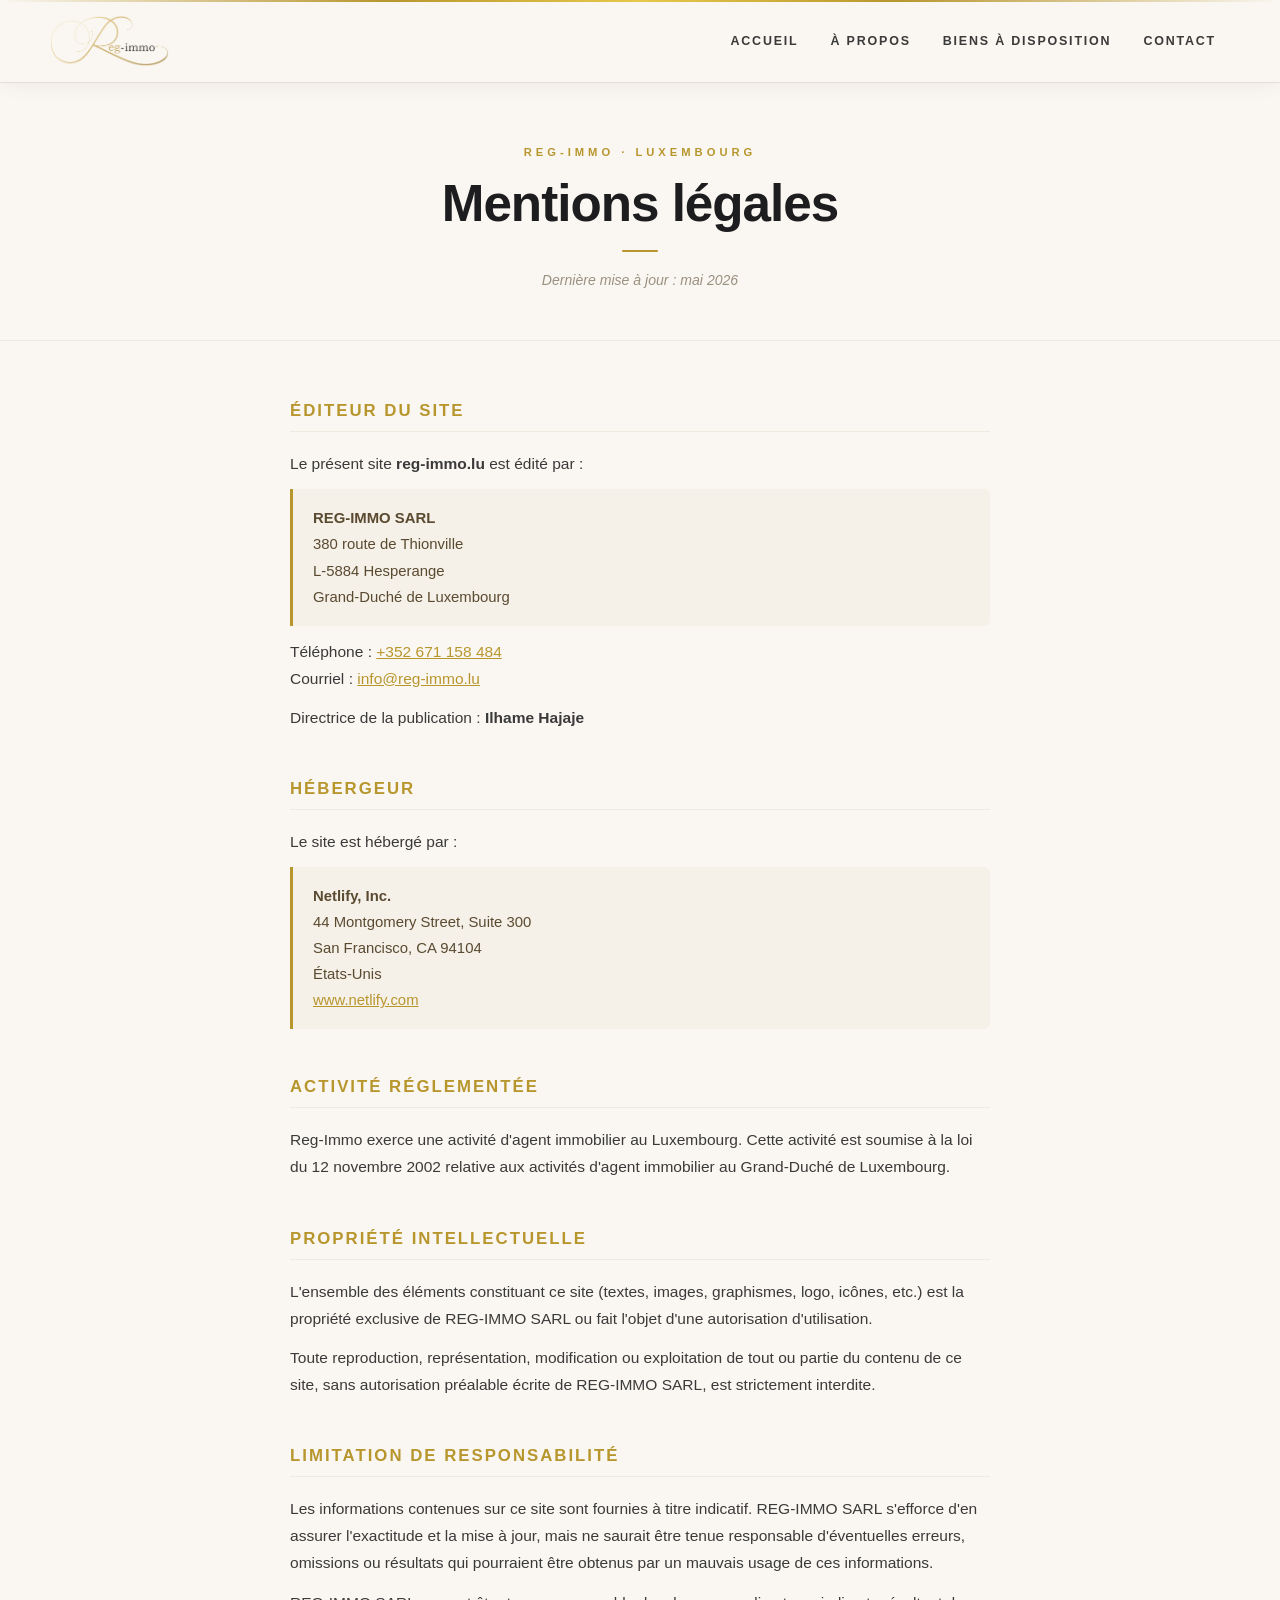
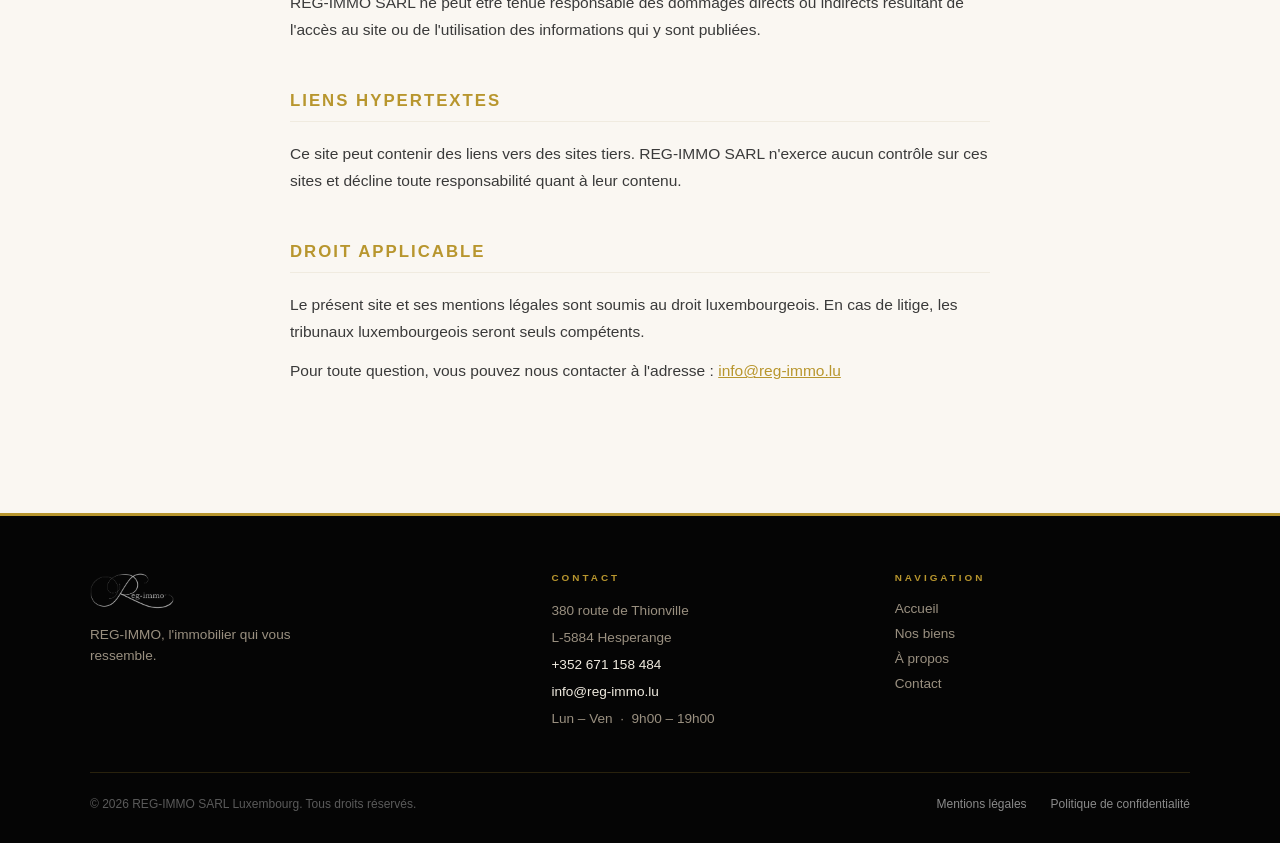
<file: src/pages/legal-mentions.html>
<!DOCTYPE html>
<html lang="fr">
    <head>
        <meta charset="UTF-8">
        <meta name="viewport" content="width=device-width, initial-scale=1.0">
        <title>Mentions légales | Reg-Immo Luxembourg</title>
        <meta name="description" content="Mentions légales de Reg-Immo, agence immobilière au Luxembourg.">
        <meta name="robots" content="noindex, follow">
        <link rel="icon" href="/assets/images/favicon.png" type="image/png">
        <link rel="canonical" href="https://reg-immo.lu/mentions-legales">
        <style>body{visibility:hidden}</style>
        <link rel="stylesheet" href="/src/pages/legal.css">
    </head>
    <body>
        <header>
            <a class="real" href="/"><img src="/assets/images/reg-immo-noir.png" alt="Logo Reg-Immo"></a>
            <nav class="nav" aria-label="Navigation principale">
                <a href="/">Accueil</a>
                <a href="/about">À propos</a>
                <a href="/sales">Biens à disposition</a>
                <a href="/contact">Contact</a>
            </nav>
            <button class="hamburger" id="hamburger" aria-label="Menu" aria-expanded="false">
                <span></span><span></span><span></span>
            </button>
        </header>

        <main>
            <div class="legal-hero">
                <span class="legal-eyebrow">Reg-Immo · Luxembourg</span>
                <h1 class="legal-title">Mentions légales</h1>
                <div class="legal-line"></div>
                <p class="legal-date">Dernière mise à jour : mai 2026</p>
            </div>

            <div class="legal-wrap">

                <section class="legal-section">
                    <h2>Éditeur du site</h2>
                    <p>Le présent site <strong>reg-immo.lu</strong> est édité par :</p>
                    <div class="legal-block">
                        <p><strong>REG-IMMO SARL</strong><br>
                        380 route de Thionville<br>
                        L-5884 Hesperange<br>
                        Grand-Duché de Luxembourg</p>
                    </div>
                    <p>
                        Téléphone : <a href="tel:+352671158484">+352 671 158 484</a><br>
                        Courriel : <a href="mailto:info@reg-immo.lu">info@reg-immo.lu</a>
                    </p>
                    <p>Directrice de la publication : <strong>Ilhame Hajaje</strong></p>
                </section>

                <section class="legal-section">
                    <h2>Hébergeur</h2>
                    <p>Le site est hébergé par :</p>
                    <div class="legal-block">
                        <p><strong>Netlify, Inc.</strong><br>
                        44 Montgomery Street, Suite 300<br>
                        San Francisco, CA 94104<br>
                        États-Unis<br>
                        <a href="https://www.netlify.com" target="_blank" rel="noopener">www.netlify.com</a></p>
                    </div>
                </section>

                <section class="legal-section">
                    <h2>Activité réglementée</h2>
                    <p>Reg-Immo exerce une activité d'agent immobilier au Luxembourg. Cette activité est soumise à la loi du 12 novembre 2002 relative aux activités d'agent immobilier au Grand-Duché de Luxembourg.</p>
                </section>

                <section class="legal-section">
                    <h2>Propriété intellectuelle</h2>
                    <p>L'ensemble des éléments constituant ce site (textes, images, graphismes, logo, icônes, etc.) est la propriété exclusive de REG-IMMO SARL ou fait l'objet d'une autorisation d'utilisation.</p>
                    <p>Toute reproduction, représentation, modification ou exploitation de tout ou partie du contenu de ce site, sans autorisation préalable écrite de REG-IMMO SARL, est strictement interdite.</p>
                </section>

                <section class="legal-section">
                    <h2>Limitation de responsabilité</h2>
                    <p>Les informations contenues sur ce site sont fournies à titre indicatif. REG-IMMO SARL s'efforce d'en assurer l'exactitude et la mise à jour, mais ne saurait être tenue responsable d'éventuelles erreurs, omissions ou résultats qui pourraient être obtenus par un mauvais usage de ces informations.</p>
                    <p>REG-IMMO SARL ne peut être tenue responsable des dommages directs ou indirects résultant de l'accès au site ou de l'utilisation des informations qui y sont publiées.</p>
                </section>

                <section class="legal-section">
                    <h2>Liens hypertextes</h2>
                    <p>Ce site peut contenir des liens vers des sites tiers. REG-IMMO SARL n'exerce aucun contrôle sur ces sites et décline toute responsabilité quant à leur contenu.</p>
                </section>

                <section class="legal-section">
                    <h2>Droit applicable</h2>
                    <p>Le présent site et ses mentions légales sont soumis au droit luxembourgeois. En cas de litige, les tribunaux luxembourgeois seront seuls compétents.</p>
                    <p>Pour toute question, vous pouvez nous contacter à l'adresse : <a href="mailto:info@reg-immo.lu">info@reg-immo.lu</a></p>
                </section>

            </div>
        </main>

        <footer>
            <div class="footer-inner">
                <div class="footer-cols">
                    <div class="footer-col">
                        <img src="/assets/images/reg-immo-noir.png" alt="Logo Reg-Immo" class="footer-logo">
                        <p class="footer-brand-text">REG-IMMO, l'immobilier qui vous ressemble.</p>
                    </div>
                    <div class="footer-col">
                        <p class="footer-col-title">Contact</p>
                        <address>
                            <span>380 route de Thionville</span>
                            <span>L-5884 Hesperange</span>
                            <a href="tel:+352671158484">+352 671 158 484</a>
                            <a href="mailto:info@reg-immo.lu">info@reg-immo.lu</a>
                            <span>Lun – Ven &nbsp;·&nbsp; 9h00 – 19h00</span>
                        </address>
                    </div>
                    <div class="footer-col">
                        <p class="footer-col-title">Navigation</p>
                        <nav class="footer-nav" aria-label="Navigation secondaire">
                            <a href="/">Accueil</a>
                            <a href="/sales">Nos biens</a>
                            <a href="/about">À propos</a>
                            <a href="/contact">Contact</a>
                        </nav>
                    </div>
                </div>
                <div class="footer-bar">
                    <span class="footer-copy">&copy; 2026 REG-IMMO SARL Luxembourg. Tous droits réservés.</span>
                    <nav class="footer-legal" aria-label="Mentions légales">
                        <a href="/legal-mentions">Mentions légales</a>
                        <a href="/privacy-policy">Politique de confidentialité</a>
                    </nav>
                </div>
            </div>
        </footer>

        <script>
            const hamburger = document.getElementById('hamburger');
            const nav = document.querySelector('.nav');
            hamburger?.addEventListener('click', () => {
                const open = hamburger.classList.toggle('active');
                nav.classList.toggle('active', open);
                hamburger.setAttribute('aria-expanded', open);
            });
        </script>
    </body>
</html>
</file>
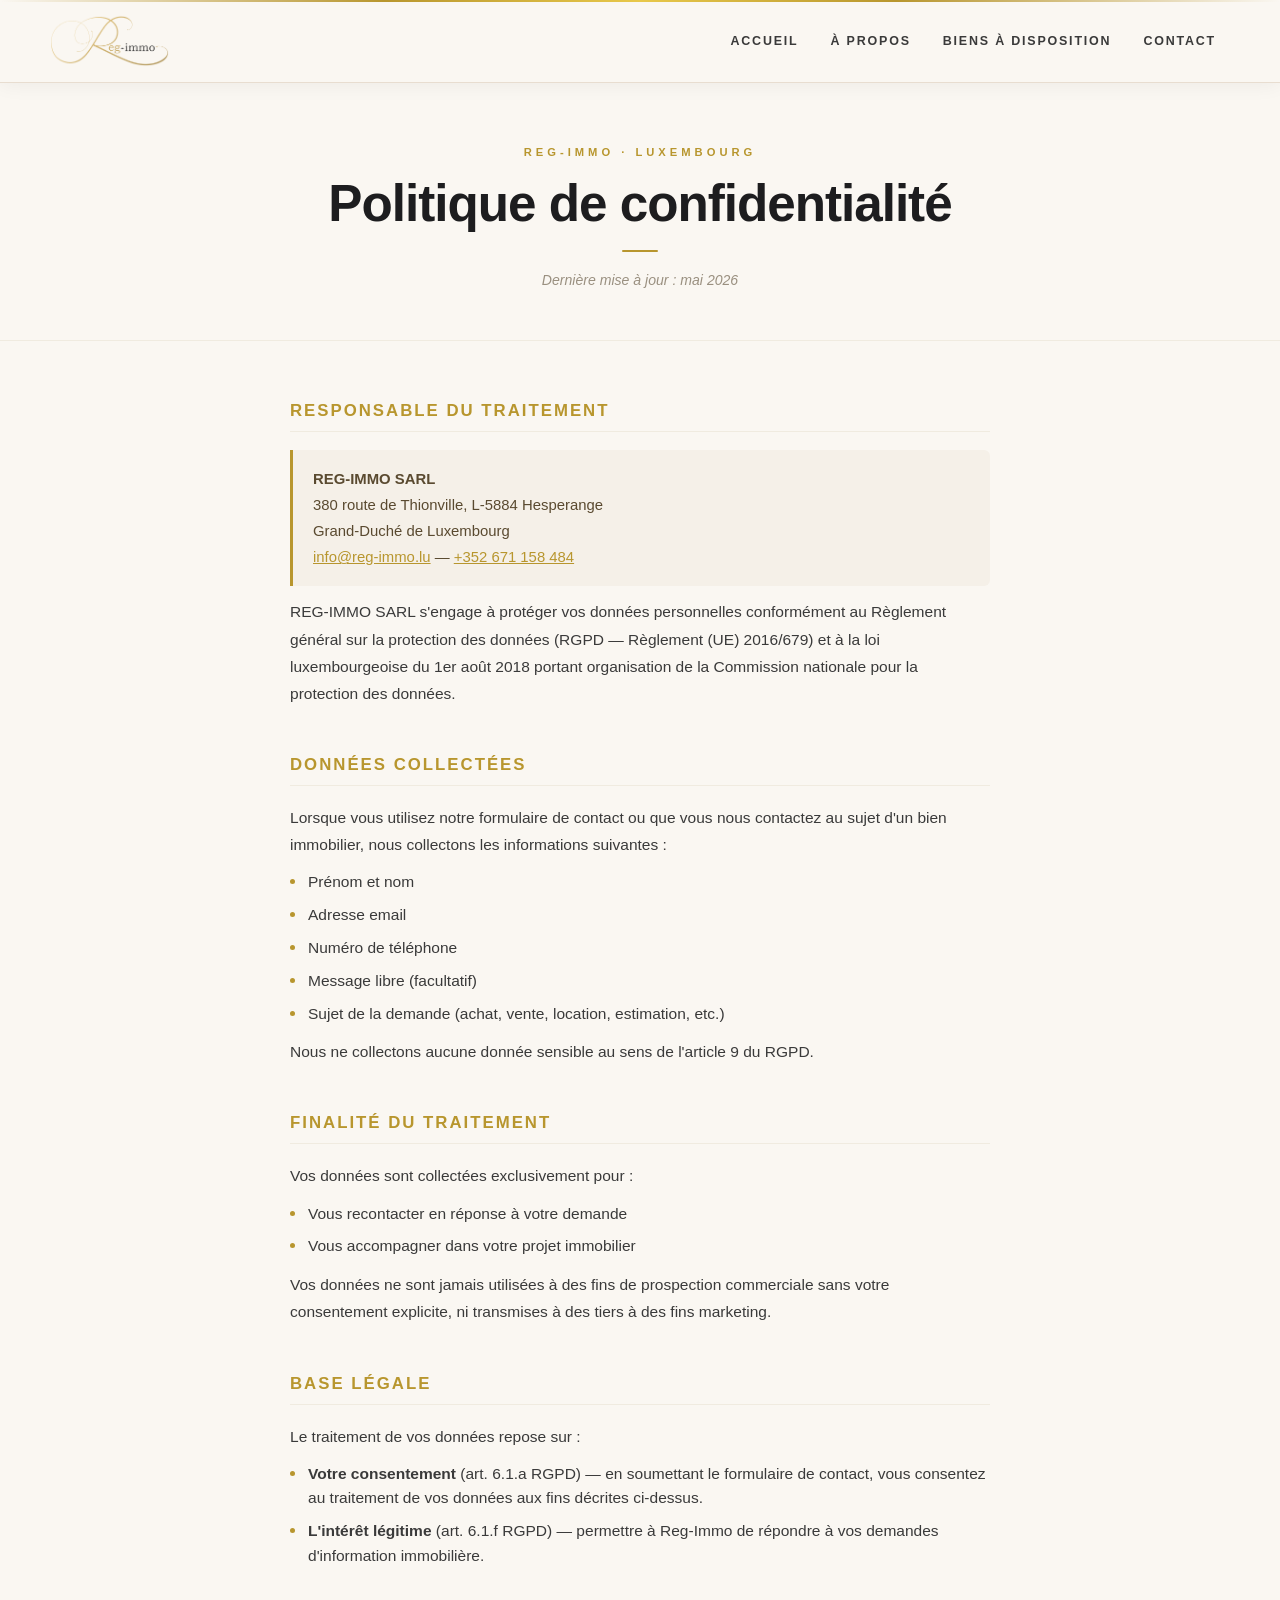
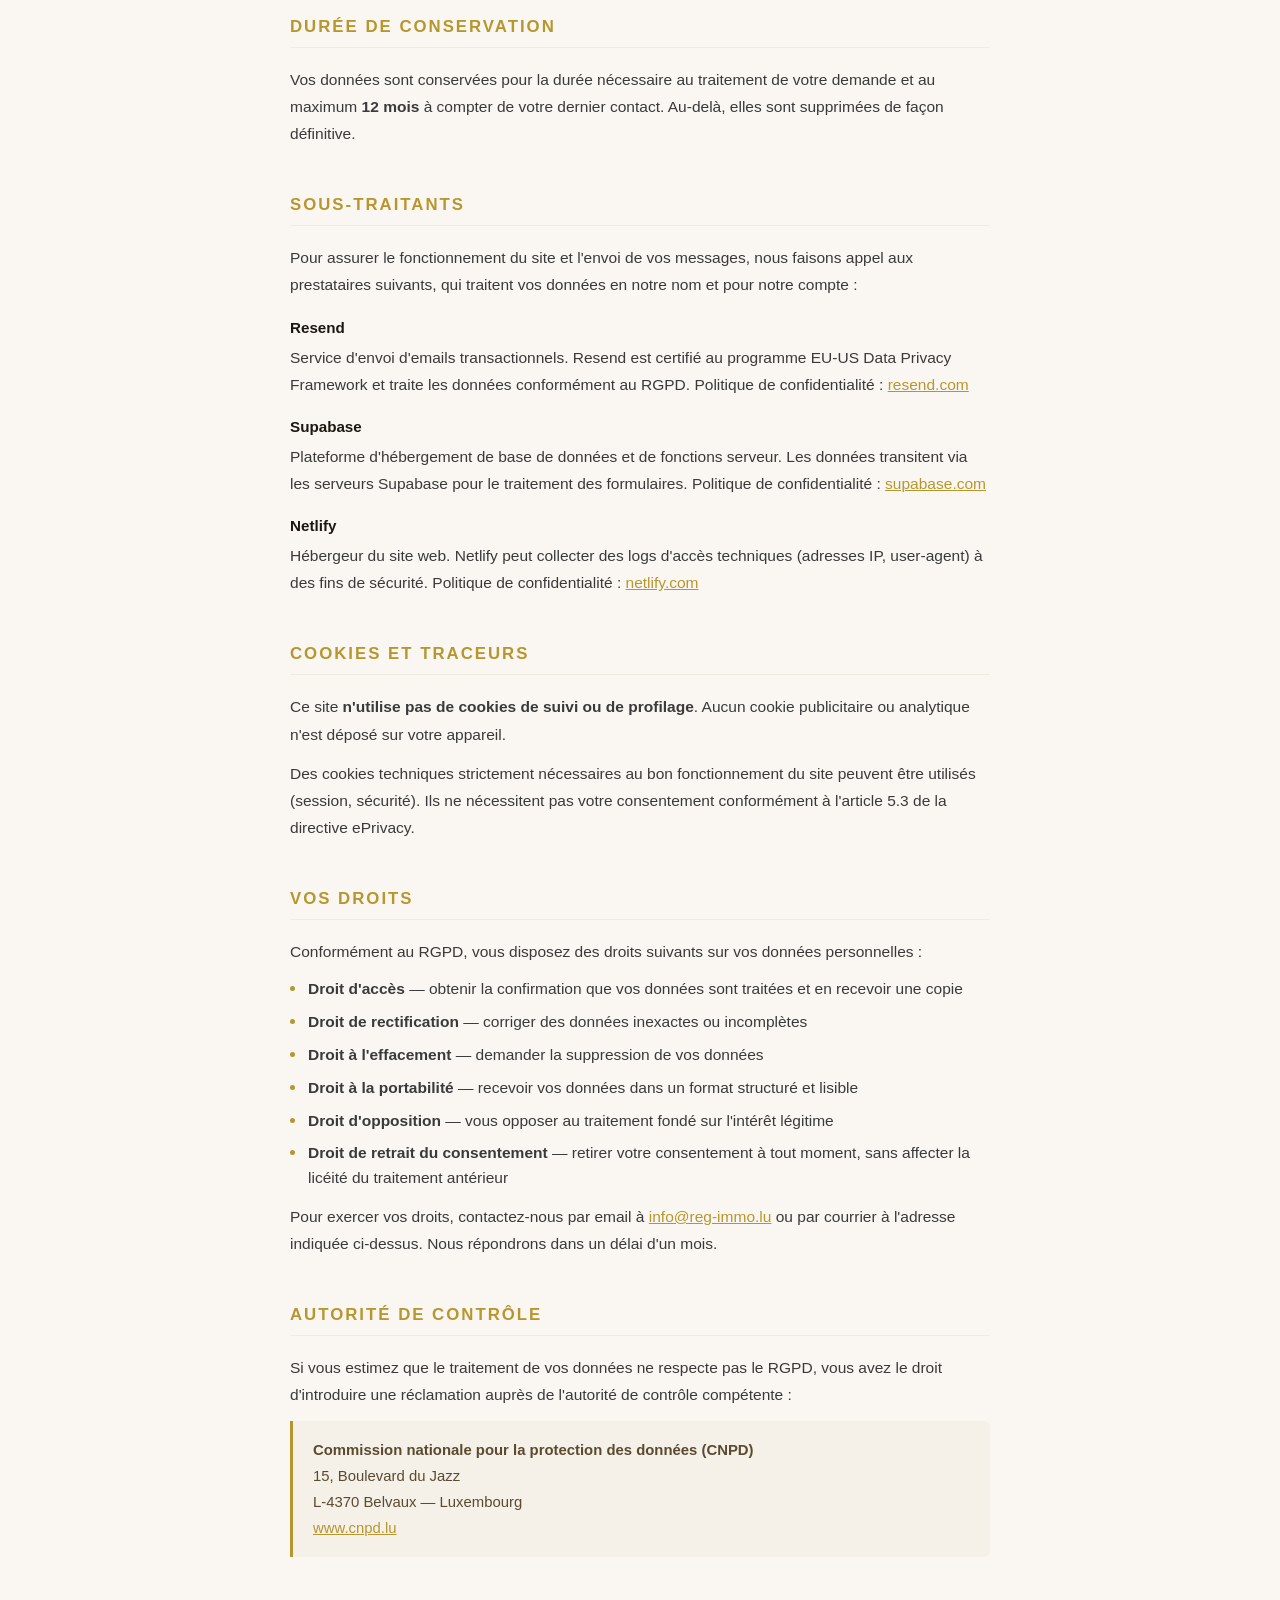
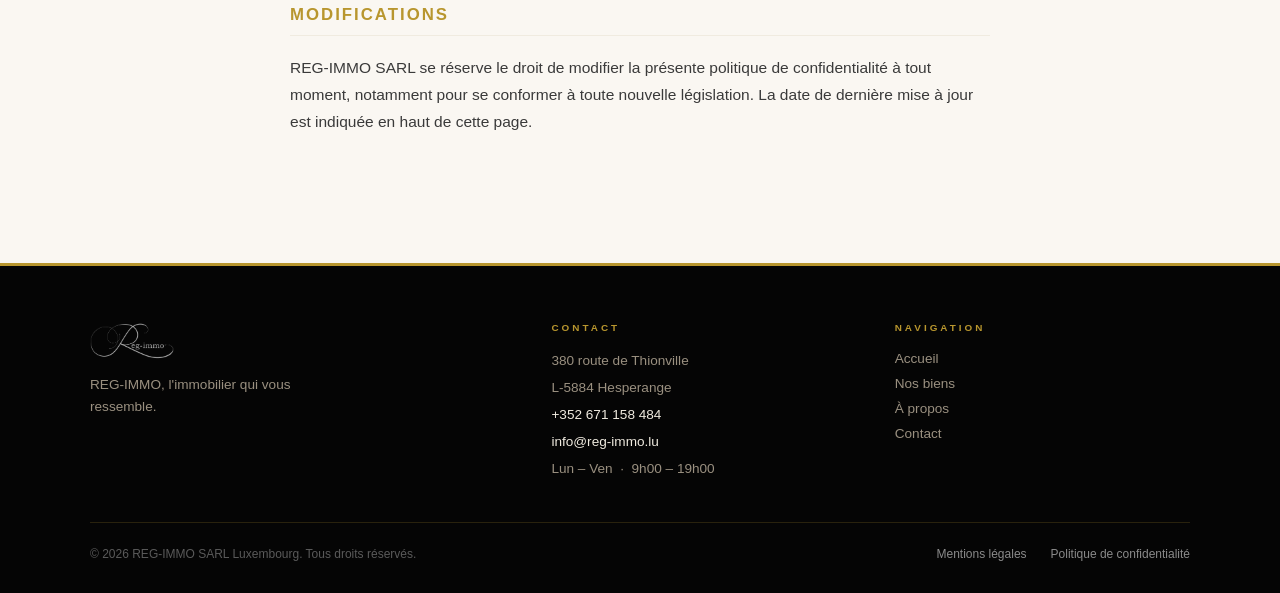
<file: src/pages/privacy-policy.html>
<!DOCTYPE html>
<html lang="fr">
    <head>
        <meta charset="UTF-8">
        <meta name="viewport" content="width=device-width, initial-scale=1.0">
        <title>Politique de confidentialité | Reg-Immo Luxembourg</title>
        <meta name="description" content="Politique de confidentialité et traitement des données personnelles de Reg-Immo, agence immobilière au Luxembourg.">
        <meta name="robots" content="noindex, follow">
        <link rel="icon" href="/assets/images/favicon.png" type="image/png">
        <link rel="canonical" href="https://reg-immo.lu/politique-confidentialite">
        <style>body{visibility:hidden}</style>
        <link rel="stylesheet" href="/src/pages/legal.css">
    </head>
    <body>
        <header>
            <a class="real" href="/"><img src="/assets/images/reg-immo-noir.png" alt="Logo Reg-Immo"></a>
            <nav class="nav" aria-label="Navigation principale">
                <a href="/">Accueil</a>
                <a href="/about">À propos</a>
                <a href="/sales">Biens à disposition</a>
                <a href="/contact">Contact</a>
            </nav>
            <button class="hamburger" id="hamburger" aria-label="Menu" aria-expanded="false">
                <span></span><span></span><span></span>
            </button>
        </header>

        <main>
            <div class="legal-hero">
                <span class="legal-eyebrow">Reg-Immo · Luxembourg</span>
                <h1 class="legal-title">Politique de confidentialité</h1>
                <div class="legal-line"></div>
                <p class="legal-date">Dernière mise à jour : mai 2026</p>
            </div>

            <div class="legal-wrap">

                <section class="legal-section">
                    <h2>Responsable du traitement</h2>
                    <div class="legal-block">
                        <p><strong>REG-IMMO SARL</strong><br>
                        380 route de Thionville, L-5884 Hesperange<br>
                        Grand-Duché de Luxembourg<br>
                        <a href="mailto:info@reg-immo.lu">info@reg-immo.lu</a> — <a href="tel:+352671158484">+352 671 158 484</a></p>
                    </div>
                    <p>REG-IMMO SARL s'engage à protéger vos données personnelles conformément au Règlement général sur la protection des données (RGPD — Règlement (UE) 2016/679) et à la loi luxembourgeoise du 1er août 2018 portant organisation de la Commission nationale pour la protection des données.</p>
                </section>

                <section class="legal-section">
                    <h2>Données collectées</h2>
                    <p>Lorsque vous utilisez notre formulaire de contact ou que vous nous contactez au sujet d'un bien immobilier, nous collectons les informations suivantes :</p>
                    <ul>
                        <li>Prénom et nom</li>
                        <li>Adresse email</li>
                        <li>Numéro de téléphone</li>
                        <li>Message libre (facultatif)</li>
                        <li>Sujet de la demande (achat, vente, location, estimation, etc.)</li>
                    </ul>
                    <p>Nous ne collectons aucune donnée sensible au sens de l'article 9 du RGPD.</p>
                </section>

                <section class="legal-section">
                    <h2>Finalité du traitement</h2>
                    <p>Vos données sont collectées exclusivement pour :</p>
                    <ul>
                        <li>Vous recontacter en réponse à votre demande</li>
                        <li>Vous accompagner dans votre projet immobilier</li>
                    </ul>
                    <p>Vos données ne sont jamais utilisées à des fins de prospection commerciale sans votre consentement explicite, ni transmises à des tiers à des fins marketing.</p>
                </section>

                <section class="legal-section">
                    <h2>Base légale</h2>
                    <p>Le traitement de vos données repose sur :</p>
                    <ul>
                        <li><strong>Votre consentement</strong> (art. 6.1.a RGPD) — en soumettant le formulaire de contact, vous consentez au traitement de vos données aux fins décrites ci-dessus.</li>
                        <li><strong>L'intérêt légitime</strong> (art. 6.1.f RGPD) — permettre à Reg-Immo de répondre à vos demandes d'information immobilière.</li>
                    </ul>
                </section>

                <section class="legal-section">
                    <h2>Durée de conservation</h2>
                    <p>Vos données sont conservées pour la durée nécessaire au traitement de votre demande et au maximum <strong>12 mois</strong> à compter de votre dernier contact. Au-delà, elles sont supprimées de façon définitive.</p>
                </section>

                <section class="legal-section">
                    <h2>Sous-traitants</h2>
                    <p>Pour assurer le fonctionnement du site et l'envoi de vos messages, nous faisons appel aux prestataires suivants, qui traitent vos données en notre nom et pour notre compte :</p>

                    <h3>Resend</h3>
                    <p>Service d'envoi d'emails transactionnels. Resend est certifié au programme EU-US Data Privacy Framework et traite les données conformément au RGPD. Politique de confidentialité : <a href="https://resend.com/legal/privacy-policy" target="_blank" rel="noopener">resend.com</a></p>

                    <h3>Supabase</h3>
                    <p>Plateforme d'hébergement de base de données et de fonctions serveur. Les données transitent via les serveurs Supabase pour le traitement des formulaires. Politique de confidentialité : <a href="https://supabase.com/privacy" target="_blank" rel="noopener">supabase.com</a></p>

                    <h3>Netlify</h3>
                    <p>Hébergeur du site web. Netlify peut collecter des logs d'accès techniques (adresses IP, user-agent) à des fins de sécurité. Politique de confidentialité : <a href="https://www.netlify.com/privacy/" target="_blank" rel="noopener">netlify.com</a></p>
                </section>

                <section class="legal-section">
                    <h2>Cookies et traceurs</h2>
                    <p>Ce site <strong>n'utilise pas de cookies de suivi ou de profilage</strong>. Aucun cookie publicitaire ou analytique n'est déposé sur votre appareil.</p>
                    <p>Des cookies techniques strictement nécessaires au bon fonctionnement du site peuvent être utilisés (session, sécurité). Ils ne nécessitent pas votre consentement conformément à l'article 5.3 de la directive ePrivacy.</p>
                </section>

                <section class="legal-section">
                    <h2>Vos droits</h2>
                    <p>Conformément au RGPD, vous disposez des droits suivants sur vos données personnelles :</p>
                    <ul>
                        <li><strong>Droit d'accès</strong> — obtenir la confirmation que vos données sont traitées et en recevoir une copie</li>
                        <li><strong>Droit de rectification</strong> — corriger des données inexactes ou incomplètes</li>
                        <li><strong>Droit à l'effacement</strong> — demander la suppression de vos données</li>
                        <li><strong>Droit à la portabilité</strong> — recevoir vos données dans un format structuré et lisible</li>
                        <li><strong>Droit d'opposition</strong> — vous opposer au traitement fondé sur l'intérêt légitime</li>
                        <li><strong>Droit de retrait du consentement</strong> — retirer votre consentement à tout moment, sans affecter la licéité du traitement antérieur</li>
                    </ul>
                    <p>Pour exercer vos droits, contactez-nous par email à <a href="mailto:info@reg-immo.lu">info@reg-immo.lu</a> ou par courrier à l'adresse indiquée ci-dessus. Nous répondrons dans un délai d'un mois.</p>
                </section>

                <section class="legal-section">
                    <h2>Autorité de contrôle</h2>
                    <p>Si vous estimez que le traitement de vos données ne respecte pas le RGPD, vous avez le droit d'introduire une réclamation auprès de l'autorité de contrôle compétente :</p>
                    <div class="legal-block">
                        <p><strong>Commission nationale pour la protection des données (CNPD)</strong><br>
                        15, Boulevard du Jazz<br>
                        L-4370 Belvaux — Luxembourg<br>
                        <a href="https://www.cnpd.lu" target="_blank" rel="noopener">www.cnpd.lu</a></p>
                    </div>
                </section>

                <section class="legal-section">
                    <h2>Modifications</h2>
                    <p>REG-IMMO SARL se réserve le droit de modifier la présente politique de confidentialité à tout moment, notamment pour se conformer à toute nouvelle législation. La date de dernière mise à jour est indiquée en haut de cette page.</p>
                </section>

            </div>
        </main>

        <footer>
            <div class="footer-inner">
                <div class="footer-cols">
                    <div class="footer-col">
                        <img src="/assets/images/reg-immo-noir.png" alt="Logo Reg-Immo" class="footer-logo">
                        <p class="footer-brand-text">REG-IMMO, l'immobilier qui vous ressemble.</p>
                    </div>
                    <div class="footer-col">
                        <p class="footer-col-title">Contact</p>
                        <address>
                            <span>380 route de Thionville</span>
                            <span>L-5884 Hesperange</span>
                            <a href="tel:+352671158484">+352 671 158 484</a>
                            <a href="mailto:info@reg-immo.lu">info@reg-immo.lu</a>
                            <span>Lun – Ven &nbsp;·&nbsp; 9h00 – 19h00</span>
                        </address>
                    </div>
                    <div class="footer-col">
                        <p class="footer-col-title">Navigation</p>
                        <nav class="footer-nav" aria-label="Navigation secondaire">
                            <a href="/">Accueil</a>
                            <a href="/sales">Nos biens</a>
                            <a href="/about">À propos</a>
                            <a href="/contact">Contact</a>
                        </nav>
                    </div>
                </div>
                <div class="footer-bar">
                    <span class="footer-copy">&copy; 2026 REG-IMMO SARL Luxembourg. Tous droits réservés.</span>
                    <nav class="footer-legal" aria-label="Mentions légales">
                        <a href="/legal-mentions">Mentions légales</a>
                        <a href="/privacy-policy">Politique de confidentialité</a>
                    </nav>
                </div>
            </div>
        </footer>

        <script>
            const hamburger = document.getElementById('hamburger');
            const nav = document.querySelector('.nav');
            hamburger?.addEventListener('click', () => {
                const open = hamburger.classList.toggle('active');
                nav.classList.toggle('active', open);
                hamburger.setAttribute('aria-expanded', open);
            });
        </script>
    </body>
</html>
</file>
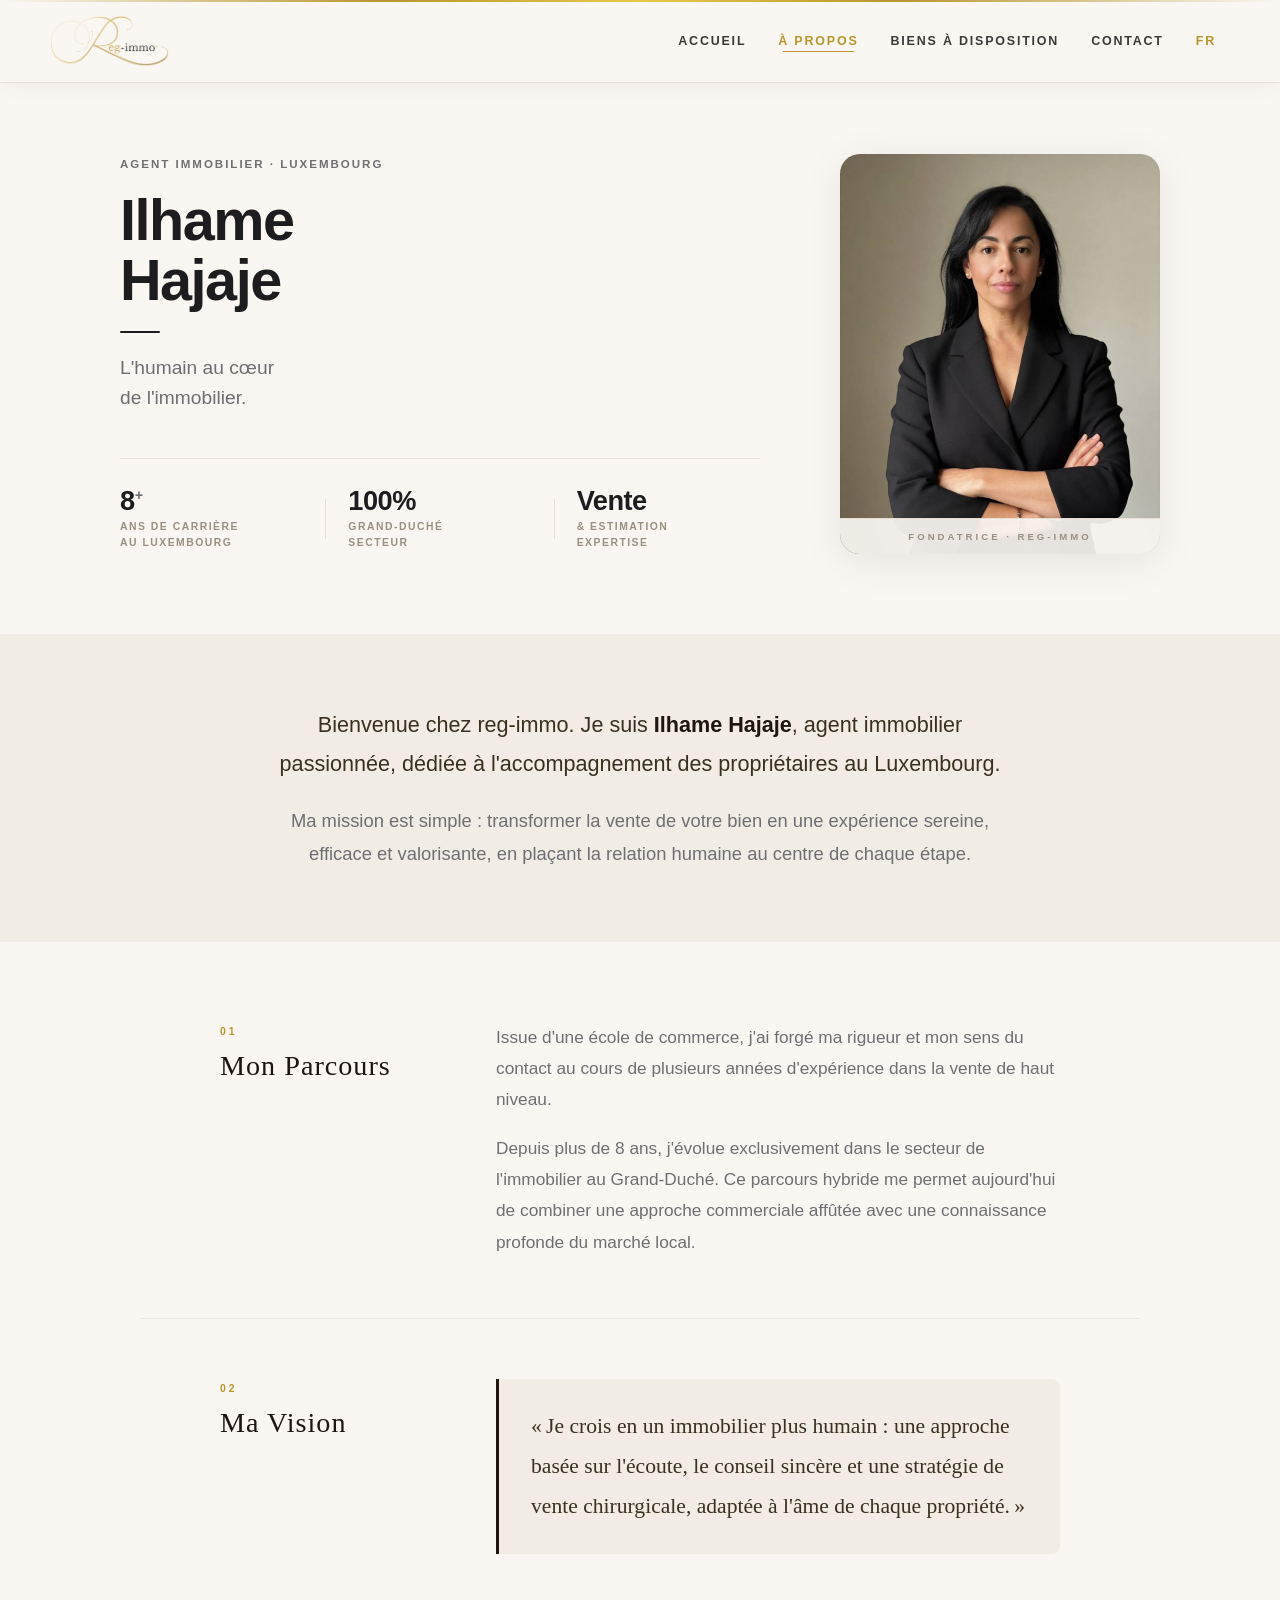
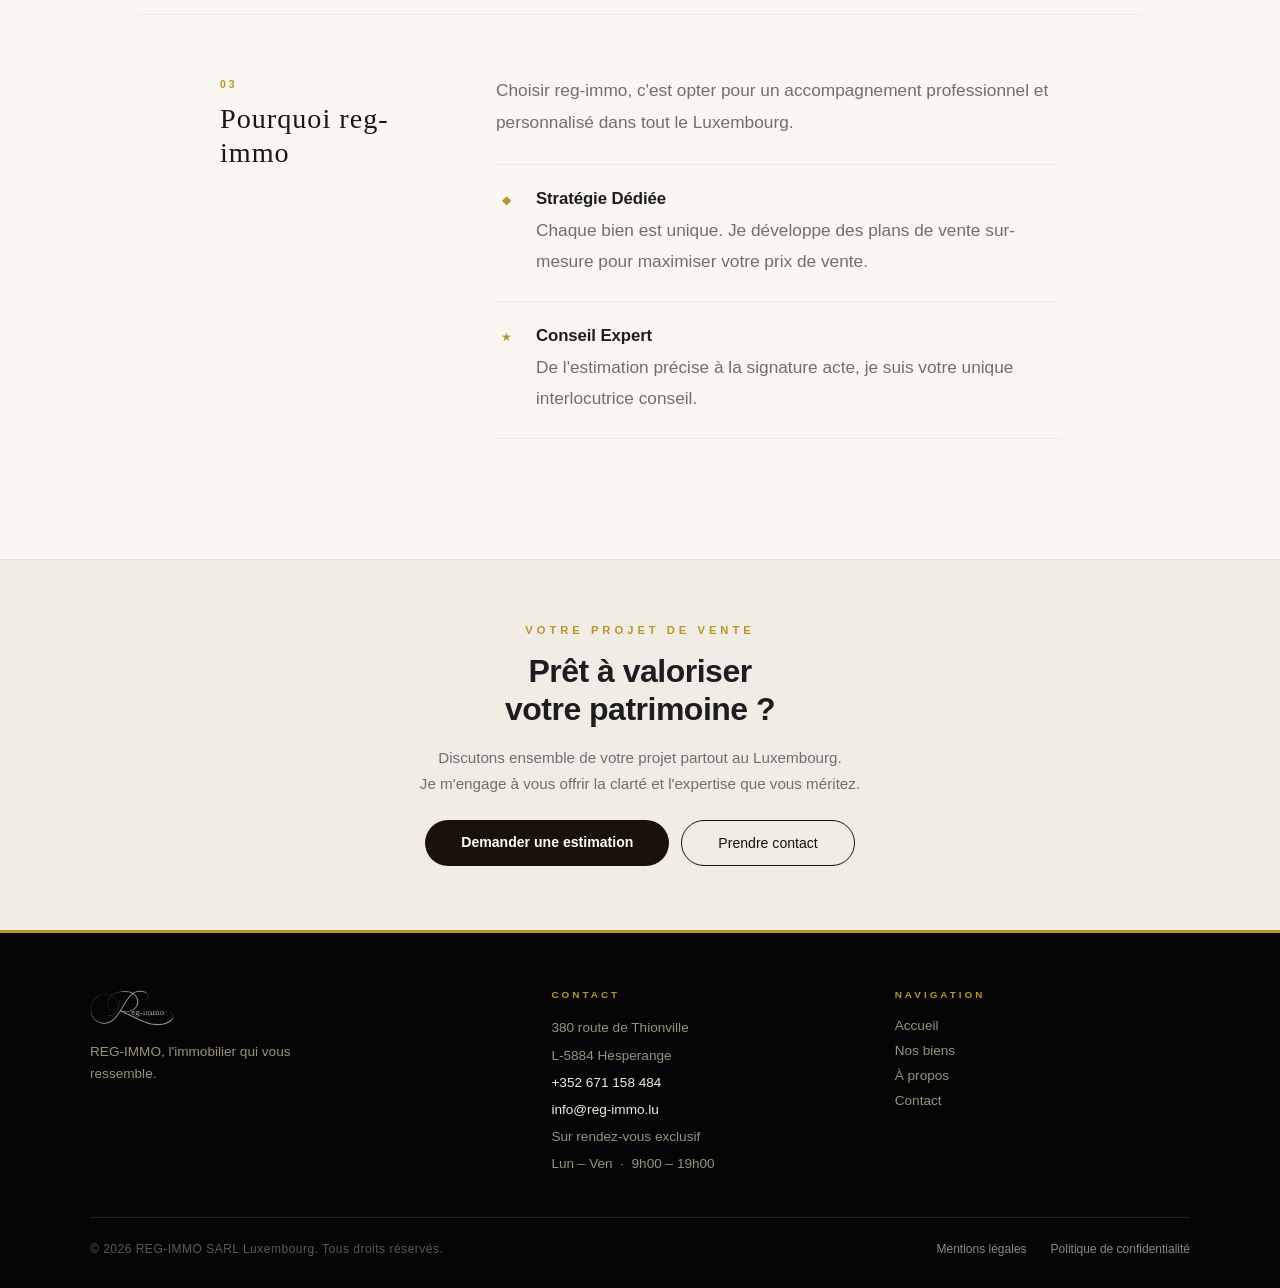
<file: src/pages/about/about.html>
<!DOCTYPE html>
<html lang="fr">
    <head>
        <meta charset="UTF-8">
        <meta name="viewport" content="width=device-width, initial-scale=1.0">
        <title>Ilhame Hajaje — Agent Immobilier Luxembourg | Reg-Immo</title>
        <meta name="description" content="Ilhame Hajaje, fondatrice de Reg-Immo. 8 ans d'expertise en vente immobilière au Luxembourg. Conseil et accompagnement personnalisé pour votre projet.">
        <meta name="robots" content="index, follow">
        <link rel="icon" href="/assets/images/favicon.png" type="image/png">
        <link rel="canonical" href="https://reg-immo.lu/about">
        <!-- Géolocalisation -->
        <meta name="geo.region" content="LU">
        <meta name="geo.placename" content="Luxembourg">
        <meta name="geo.position" content="49.5752;6.1443">
        <meta name="ICBM" content="49.5752, 6.1443">
        <!-- Open Graph -->
        <meta property="og:type" content="profile">
        <meta property="og:site_name" content="Reg-Immo">
        <meta property="og:locale" content="fr_LU">
        <meta property="og:title" content="Ilhame Hajaje — Agent Immobilier Luxembourg | Reg-Immo">
        <meta property="og:description" content="8 ans d'expérience dans l'immobilier au Luxembourg. Vente, estimation et accompagnement personnalisé à Luxembourg-Ville, Gasperich, Kirchberg et Strassen.">
        <meta property="og:url" content="https://reg-immo.lu/about">
        <meta property="og:image" content="https://reg-immo.lu/assets/images/reg-immo.png">
        <!-- Twitter Card -->
        <meta name="twitter:card" content="summary_large_image">
        <meta name="twitter:title" content="Ilhame Hajaje — Agent Immobilier Luxembourg | Reg-Immo">
        <meta name="twitter:description" content="8 ans d'expérience dans l'immobilier au Luxembourg.">
        <meta name="twitter:image" content="https://reg-immo.lu/assets/images/reg-immo.png">
        <!-- Schema.org -->
        <script type="application/ld+json">
        {
            "@context": "https://schema.org",
            "@type": "Person",
            "name": "Ilhame Hajaje",
            "jobTitle": "Agent Immobilier",
            "worksFor": {
                "@type": "RealEstateAgent",
                "name": "Reg-Immo",
                "url": "https://reg-immo.lu",
                "telephone": "+352671158484",
                "address": {
                    "@type": "PostalAddress",
                    "streetAddress": "380 route de Thionville",
                    "addressLocality": "Hesperange",
                    "postalCode": "5884",
                    "addressRegion": "Hesperange",
                    "addressCountry": "LU"
                }
            },
            "url": "https://reg-immo.lu/about",
            "knowsAbout": ["Immobilier Luxembourg", "Vente immobilière", "Estimation immobilière", "Gasperich", "Kirchberg", "Strassen"]
        }
        </script>
        <style>body{visibility:hidden}</style>
        <link rel="stylesheet" href="/src/pages/about/about.css">
    </head>
    <body>

        <header>
            <a class="real" href="/">
                <img src="/assets/images/reg-immo-noir.png" alt="Logo Reg-Immo">
            </a>
            <nav class="nav" aria-label="Navigation principale">
                <a href="/">Accueil</a>
                <a href="/about" class="active" aria-current="page">À propos</a>
                <a href="/sales">Biens à disposition</a>
                <a href="/contact">Contact</a>
                <div class="lang-selector">
                    <span class="current-lang">FR</span>
                    <div class="lang-dropdown">
                        <a href="./en.html">EN</a>
                        <a href="./de.html">DE</a>
                        <a href="./lu.html">LU</a>
                        <a href="./nl.html">NL</a>
                    </div>
                </div>
            </nav>
        </header>

        <main>

            <!-- ══ HERO ══════════════════════════════════ -->
            <section class="hero">
                <div class="hero-left">
                    <div class="hero-content">
                        <span class="hero-eyebrow">Agent Immobilier · Luxembourg</span>
                        <h1 class="hero-name">Ilhame<br>Hajaje</h1>
                        <div class="hero-rule"></div>
                        <p class="hero-tagline">L'humain au cœur<br>de l'immobilier.</p>
                        <div class="hero-stats">
                            <div class="hero-stat">
                                <span class="hero-stat-val">8<sup>+</sup></span>
                                <span class="hero-stat-lbl">Ans de carrière<br>au Luxembourg</span>
                            </div>
                            <div class="hero-stat-sep"></div>
                            <div class="hero-stat">
                                <span class="hero-stat-val">100%</span>
                                <span class="hero-stat-lbl">Grand-Duché<br>Secteur</span>
                            </div>
                            <div class="hero-stat-sep"></div>
                            <div class="hero-stat">
                                <span class="hero-stat-val">Vente</span>
                                <span class="hero-stat-lbl">&amp; Estimation<br>Expertise</span>
                            </div>
                        </div>
                    </div>
                </div>
                <div class="hero-right">
                    <img src="/assets/images/photo_2026-05-13_17-26-29.jpg" alt="Ilhame Hajaje — Fondatrice Reg-Immo" loading="lazy">
                    <span class="hero-badge">Fondatrice · reg-immo</span>
                </div>
            </section>

            <!-- ══ INTRO CENTRÉ ═══════════════════════ -->
            <div class="profil-intro">
                <div class="profil-intro-inner reveal">
                    <p>Bienvenue chez reg-immo. Je suis <strong>Ilhame Hajaje</strong>, agent immobilier passionnée, dédiée à l'accompagnement des propriétaires au Luxembourg.</p>
                    <p>Ma mission est simple&nbsp;: transformer la vente de votre bien en une expérience sereine, efficace et valorisante, en plaçant la relation humaine au centre de chaque étape.</p>
                </div>
            </div>

            <!-- ══ PROFIL ══════════════════════════════ -->
            <div class="profil-wrap">

                <!-- 01 Parcours -->
                <article class="profil-section reveal">
                    <div class="profil-head">
                        <span class="profil-num">01</span>
                        <h2 class="profil-title">Mon Parcours</h2>
                    </div>
                    <div class="profil-body">
                        <p>Issue d'une école de commerce, j'ai forgé ma rigueur et mon sens du contact au cours de plusieurs années d'expérience dans la vente de haut niveau.</p>
                        <p>Depuis plus de 8 ans, j'évolue exclusivement dans le secteur de l'immobilier au Grand-Duché. Ce parcours hybride me permet aujourd'hui de combiner une approche commerciale affûtée avec une connaissance profonde du marché local.</p>
                    </div>
                </article>

                <div class="profil-divider"></div>

                <!-- 03 Vision -->
                <article class="profil-section profil-section--vision reveal">
                    <div class="profil-head">
                        <span class="profil-num">02</span>
                        <h2 class="profil-title">Ma Vision</h2>
                    </div>
                    <div class="profil-body">
                        <blockquote class="vision-quote">
                            «&thinsp;Je crois en un immobilier plus humain&nbsp;: une approche basée sur l'écoute, le conseil sincère et une stratégie de vente chirurgicale, adaptée à l'âme de chaque propriété.&thinsp;»
                        </blockquote>
                    </div>
                </article>

                <div class="profil-divider"></div>

                <!-- 04 Pourquoi -->
                <article class="profil-section reveal">
                    <div class="profil-head">
                        <span class="profil-num">03</span>
                        <h2 class="profil-title">Pourquoi reg-immo</h2>
                    </div>
                    <div class="profil-body">
                        <p>Choisir reg-immo, c'est opter pour un accompagnement professionnel et personnalisé dans tout le Luxembourg.</p>
                        <div class="features">
                            <div class="feature reveal" style="transition-delay:.1s">
                                <div class="feature-icon">◆</div>
                                <div class="feature-content">
                                    <h3 class="feature-title">Stratégie Dédiée</h3>
                                    <p class="feature-text">Chaque bien est unique. Je développe des plans de vente sur-mesure pour maximiser votre prix de vente.</p>
                                </div>
                            </div>
                            <div class="feature reveal" style="transition-delay:.22s">
                                <div class="feature-icon">★</div>
                                <div class="feature-content">
                                    <h3 class="feature-title">Conseil Expert</h3>
                                    <p class="feature-text">De l'estimation précise à la signature acte, je suis votre unique interlocutrice conseil.</p>
                                </div>
                            </div>
                        </div>
                    </div>
                </article>

            </div>

            <!-- ══ CTA ════════════════════════════════ -->
            <section class="profile-cta reveal">
                <div class="profile-cta-inner">
                    <span class="cta-overline">Votre projet de vente</span>
                    <h2 class="cta-title">Prêt à valoriser<br>votre patrimoine&nbsp;?</h2>
                    <p class="cta-sub">Discutons ensemble de votre projet partout au Luxembourg.<br>Je m'engage à vous offrir la clarté et l'expertise que vous méritez.</p>
                    <div class="cta-actions">
                        <a href="/contact" class="btn-primary">Demander une estimation</a>
                        <a href="/contact" class="btn-ghost">Prendre contact</a>
                    </div>
                </div>
            </section>


        </main>

        <footer>
            <div class="footer-inner">
                <div class="footer-cols">
                    <div class="footer-col footer-col--brand">
                        <img src="/assets/images/reg-immo-noir.png" alt="Logo Reg-Immo" class="footer-logo" loading="lazy">
                        <p class="footer-brand-text">REG-IMMO, l'immobilier qui vous ressemble.</p>
                    </div>
                    <div class="footer-col">
                        <p class="footer-col-title">Contact</p>
                        <address>
                            <span>380 route de Thionville</span>
                            <span>L-5884 Hesperange</span>
                            <a href="tel:+352671158484">+352 671 158 484</a>
                            <a href="mailto:info@reg-immo.lu">info@reg-immo.lu</a>
                            <span>Sur rendez-vous exclusif</span>
                            <span>Lun – Ven &nbsp;·&nbsp; 9h00 – 19h00</span>
                        </address>
                    </div>
                    <div class="footer-col">
                        <p class="footer-col-title">Navigation</p>
                        <nav class="footer-nav" aria-label="Navigation secondaire">
                            <a href="/">Accueil</a>
                            <a href="/sales">Nos biens</a>
                            <a href="/about">À propos</a>
                            <a href="/contact">Contact</a>
                        </nav>
                    </div>
                </div>
                <div class="footer-bar">
                    <span class="footer-copy">&copy; 2026 REG-IMMO SARL Luxembourg. Tous droits réservés.</span>
                    <nav class="footer-legal" aria-label="Mentions légales">
                        <a href="/legal-mentions">Mentions légales</a>
                        <a href="/privacy-policy">Politique de confidentialité</a>
                    </nav>
                </div>
            </div>
        </footer>

        <script src="/src/pages/about/about.js"></script>
    </body>
</html>
</file>
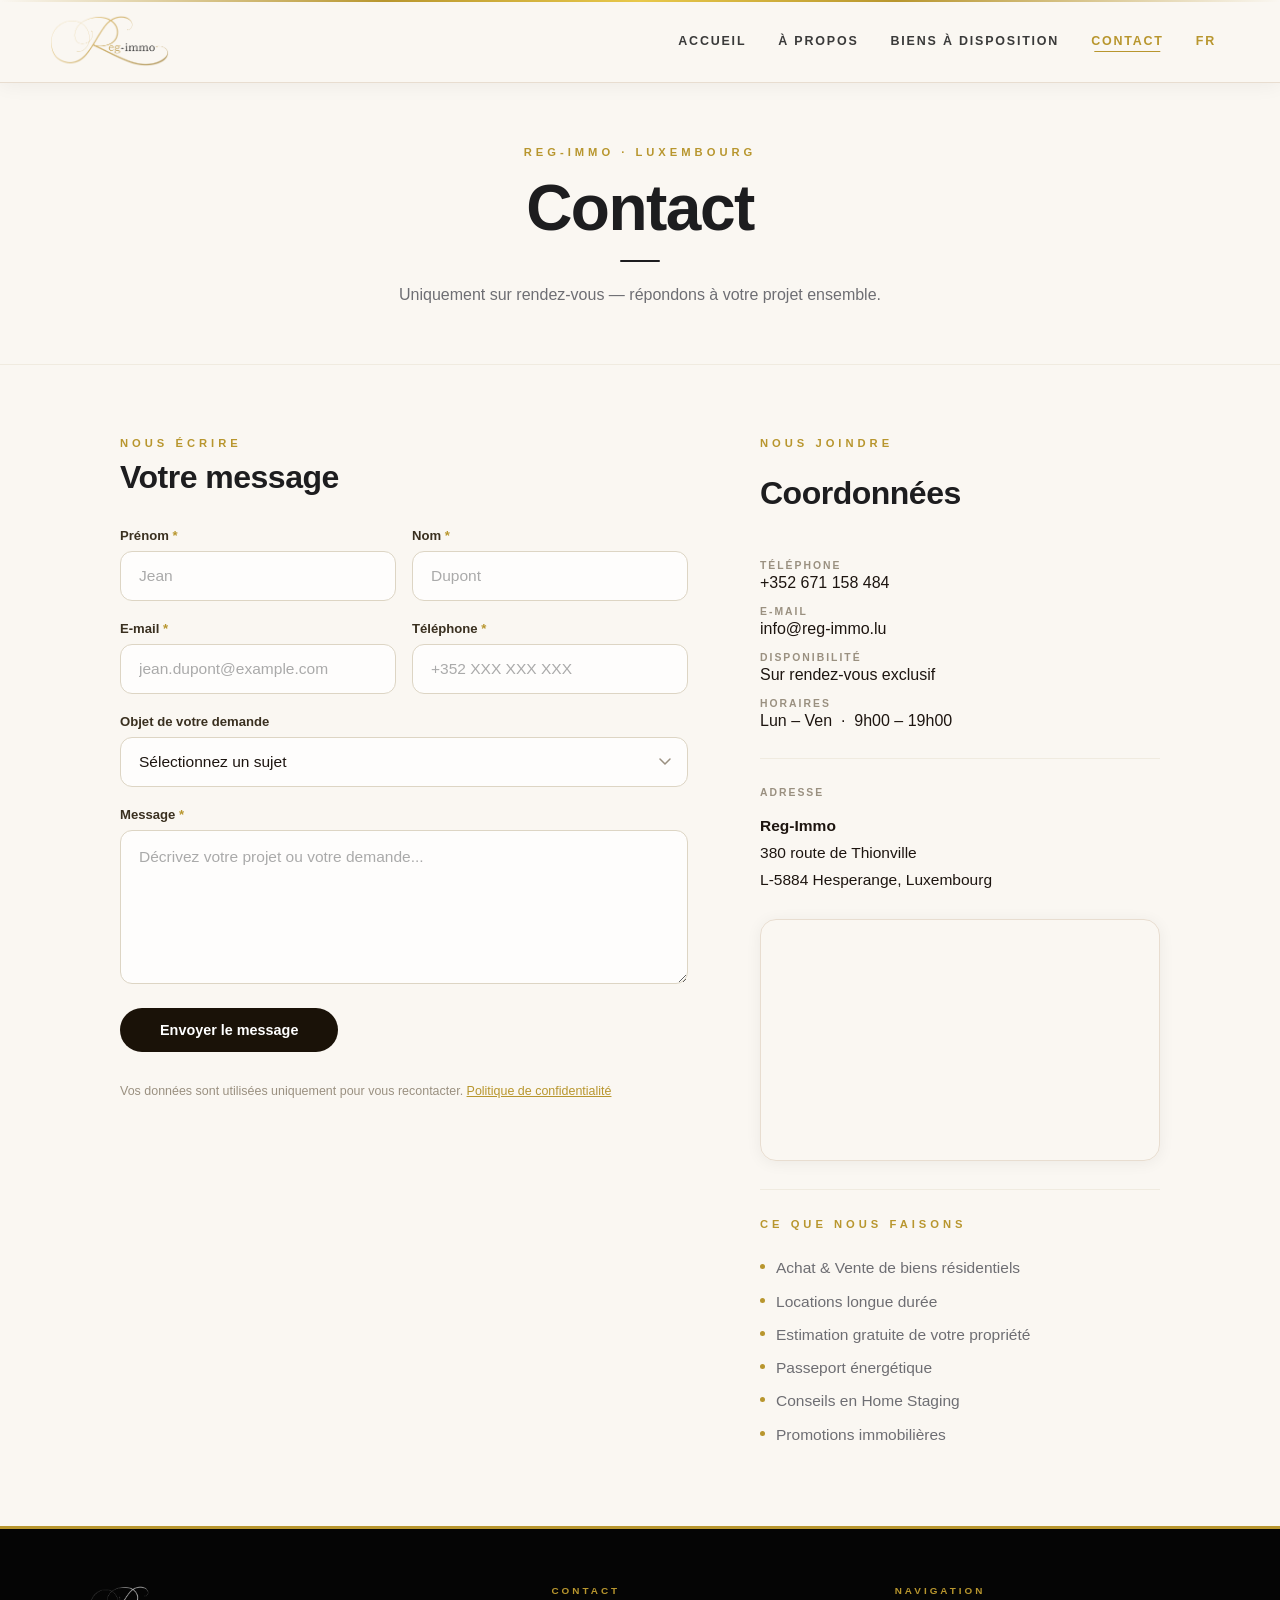
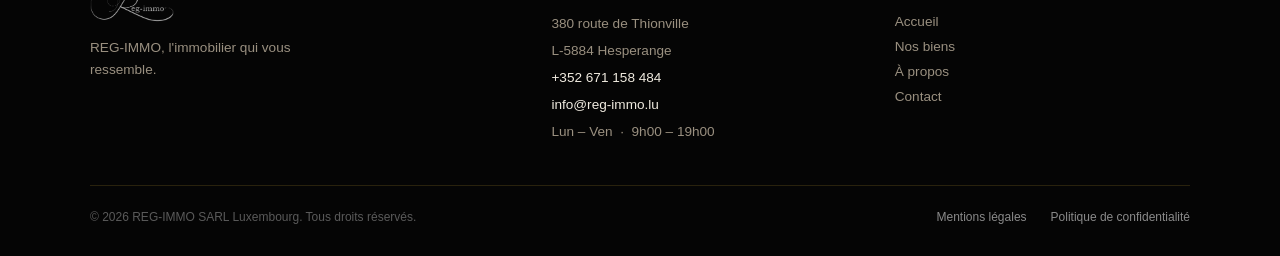
<file: src/pages/contact/contact.html>
<!DOCTYPE html>
<html lang="fr">
    <head>
        <meta charset="UTF-8">
        <meta name="viewport" content="width=device-width, initial-scale=1.0">
        <title>Contactez Reg-Immo — Agence Immobilière Luxembourg</title>
        <meta name="description" content="Contactez Reg-Immo pour une estimation gratuite au Luxembourg. Vente et achat de maisons et appartements de prestige. Appelez le +352 671 158 484.">
        <meta name="robots" content="index, follow">
        <link rel="icon" href="/assets/images/favicon.png" type="image/png">
        <link rel="canonical" href="https://reg-immo.lu/contact">
        <!-- Géolocalisation -->
        <meta name="geo.region" content="LU">
        <meta name="geo.placename" content="Howald, Luxembourg">
        <meta name="geo.position" content="49.5752;6.1443">
        <meta name="ICBM" content="49.5752, 6.1443">
        <!-- Open Graph -->
        <meta property="og:type" content="website">
        <meta property="og:site_name" content="Reg-Immo">
        <meta property="og:locale" content="fr_LU">
        <meta property="og:title" content="Contactez Reg-Immo — Agence Immobilière Luxembourg">
        <meta property="og:description" content="Estimation gratuite, achat ou vente de bien immobilier au Luxembourg. Contactez-nous au +352 671 158 484.">
        <meta property="og:url" content="https://reg-immo.lu/contact">
        <meta property="og:image" content="https://reg-immo.lu/assets/images/reg-immo.png">
        <!-- Twitter Card -->
        <meta name="twitter:card" content="summary_large_image">
        <meta name="twitter:title" content="Contactez Reg-Immo — Agence Immobilière Luxembourg">
        <meta name="twitter:description" content="Estimation gratuite, achat ou vente de bien immobilier au Luxembourg.">
        <meta name="twitter:image" content="https://reg-immo.lu/assets/images/reg-immo.png">
        <!-- Schema.org -->
        <script type="application/ld+json">
        {
            "@context": "https://schema.org",
            "@type": "RealEstateAgent",
            "name": "Reg-Immo",
            "url": "https://reg-immo.lu",
            "telephone": "+352671158484",
            "contactPoint": {
                "@type": "ContactPoint",
                "telephone": "+352671158484",
                "contactType": "customer service",
                "availableLanguage": ["French", "English", "Arabic"]
            },
            "address": {
                "@type": "PostalAddress",
                "streetAddress": "380 route de Thionville",
                "addressLocality": "Hesperange",
                "postalCode": "5884",
                "addressRegion": "Hesperange",
                "addressCountry": "LU"
            },
            "geo": {
                "@type": "GeoCoordinates",
                "latitude": 49.5752,
                "longitude": 6.1443
            }
        }
        </script>
        <style>body{visibility:hidden}</style>
        <link rel="stylesheet" href="/src/pages/contact/contact.css">
    </head>
    <body>

        <header>
            <a class="real" href="/">
                <img src="/assets/images/reg-immo-noir.png" alt="Logo Reg-Immo">
            </a>
            <nav class="nav" aria-label="Navigation principale">
                <a href="/">Accueil</a>
                <a href="/about">À propos</a>
                <a href="/sales">Biens à disposition</a>
                <a href="/contact" class="active" aria-current="page">Contact</a>
                <div class="lang-selector">
                    <span class="current-lang">FR</span>
                    <div class="lang-dropdown">
                        <a href="./en.html">EN</a>
                        <a href="./de.html">DE</a>
                        <a href="./lu.html">LU</a>
                        <a href="./nl.html">NL</a>
                    </div>
                </div>
            </nav>
        </header>

        <main>

            <!-- ── HERO ─────────────────────────────── -->
            <section class="contact-hero">
                <span class="hero-eyebrow">Reg-Immo · Luxembourg</span>
                <h1 class="hero-title">Contact</h1>
                <div class="hero-line"></div>
                <p class="hero-sub">Uniquement sur rendez-vous — répondons à votre projet ensemble.</p>
            </section>

            <!-- ── CONTENU ───────────────────────────── -->
            <div class="contact-wrap">

                <!-- FORMULAIRE -->
                <div class="contact-form-col reveal">
                    <span class="col-eyebrow">Nous écrire</span>
                    <h2 class="col-title">Votre message</h2>

                    <form id="contactForm" novalidate>
                        <div class="form-row">
                            <div class="form-group">
                                <label for="prenom">Prénom <span class="req">*</span></label>
                                <input type="text" id="prenom" name="prenom" placeholder="Jean" required minlength="2" maxlength="50" autocomplete="given-name">
                            </div>
                            <div class="form-group">
                                <label for="nom">Nom <span class="req">*</span></label>
                                <input type="text" id="nom" name="nom" placeholder="Dupont" required minlength="2" maxlength="50" autocomplete="family-name">
                            </div>
                        </div>
                        <div class="form-row">
                            <div class="form-group">
                                <label for="email">E-mail <span class="req">*</span></label>
                                <input type="email" id="email" name="email" placeholder="jean.dupont@example.com" required maxlength="100" autocomplete="email">
                            </div>
                            <div class="form-group">
                                <label for="telephone">Téléphone <span class="req">*</span></label>
                                <input type="tel" id="telephone" name="telephone" placeholder="+352 XXX XXX XXX" required minlength="6" maxlength="25" autocomplete="tel">
                            </div>
                        </div>
                        <div class="form-group">
                            <label for="sujet">Objet de votre demande</label>
                            <select id="sujet" name="sujet">
                                <option value="" disabled selected>Sélectionnez un sujet</option>
                                <option value="achat">Achat d'un bien</option>
                                <option value="vente">Vente d'un bien</option>
                                <option value="location">Location</option>
                                <option value="estimation">Estimation gratuite</option>
                                <option value="passeport">Passeport énergétique</option>
                                <option value="homestaging">Conseils Home Staging</option>
                                <option value="autre">Autre</option>
                            </select>
                        </div>
                        <div class="form-group">
                            <label for="message">Message <span class="req">*</span></label>
                            <textarea id="message" name="message" placeholder="Décrivez votre projet ou votre demande..." rows="5" required minlength="10" maxlength="2000"></textarea>
                        </div>
                        <button type="submit" class="form-submit">Envoyer le message</button>
                        <p class="form-rgpd">Vos données sont utilisées uniquement pour vous recontacter. <a href="/privacy-policy">Politique de confidentialité</a></p>
                    </form>

                    <div class="form-success" id="formSuccess">
                        <span class="success-icon">◆</span>
                        <div class="success-title">Message envoyé !</div>
                        <p class="success-text">Merci pour votre message — nous vous rappelons sous 24h.</p>
                    </div>
                </div>

                <!-- INFOS -->
                <div class="contact-info-col reveal" style="transition-delay:.15s">

                    <div class="info-block">
                        <span class="col-eyebrow">Nous joindre</span>
                        <h2 class="col-title">Coordonnées</h2>
                        <div class="info-items">
                            <div class="info-item">
                                <span class="info-label">Téléphone</span>
                                <a href="tel:+352671158484" class="info-value">+352 671 158 484</a>
                            </div>
                            <div class="info-item">
                                <span class="info-label">E-mail</span>
                                <a href="mailto:info@reg-immo.lu" class="info-value">info@reg-immo.lu</a>
                            </div>
                            <div class="info-item">
                                <span class="info-label">Disponibilité</span>
                                <span class="info-value">Sur rendez-vous exclusif</span>
                            </div>
                            <div class="info-item">
                                <span class="info-label">Horaires</span>
                                <span class="info-value">Lun – Ven &nbsp;·&nbsp; 9h00 – 19h00</span>
                            </div>
                        </div>
                    </div>

                    <div class="info-divider"></div>

                    <div class="info-block">
                        <span class="info-label">Adresse</span>
                        <address>
                            <strong>Reg-Immo</strong>
                            <span>380 route de Thionville</span>
                            <span>L-5884 Hesperange, Luxembourg</span>
                        </address>
                    </div>

                    <div class="map-wrap">
                        <iframe
                            src="https://www.openstreetmap.org/export/embed.html?bbox=6.150214076042176%2C49.574690260509044%2C6.155471205711366%2C49.57677389164205&layer=mapnik&marker=49.57573208719525%2C6.15284264087677"
                            title="Localisation Reg-Immo"
                            loading="lazy">
                        </iframe>
                    </div>

                    <div class="info-divider"></div>

                    <div class="info-block">
                        <span class="col-eyebrow">Ce que nous faisons</span>
                        <ul class="services-list">
                            <li>Achat &amp; Vente de biens résidentiels</li>
                            <li>Locations longue durée</li>
                            <li>Estimation gratuite de votre propriété</li>
                            <li>Passeport énergétique</li>
                            <li>Conseils en Home Staging</li>
                            <li>Promotions immobilières</li>
                        </ul>
                    </div>

                </div>
            </div>

        </main>

        <footer>
            <div class="footer-inner">
                <div class="footer-cols">
                    <div class="footer-col">
                        <img src="/assets/images/reg-immo-noir.png" alt="Logo Reg-Immo" class="footer-logo" loading="lazy">
                        <p class="footer-brand-text">REG-IMMO, l'immobilier qui vous ressemble.</p>
                    </div>
                    <div class="footer-col">
                        <p class="footer-col-title">Contact</p>
                        <address class="footer-address">
                            <span>380 route de Thionville</span>
                            <span>L-5884 Hesperange</span>
                            <a href="tel:+352671158484">+352 671 158 484</a>
                            <a href="mailto:info@reg-immo.lu">info@reg-immo.lu</a>
                            <span>Lun – Ven &nbsp;·&nbsp; 9h00 – 19h00</span>
                        </address>
                    </div>
                    <div class="footer-col">
                        <p class="footer-col-title">Navigation</p>
                        <nav class="footer-nav" aria-label="Navigation secondaire">
                            <a href="/">Accueil</a>
                            <a href="/sales">Nos biens</a>
                            <a href="/about">À propos</a>
                            <a href="/contact">Contact</a>
                        </nav>
                    </div>
                </div>
                <div class="footer-bar">
                    <span class="footer-copy">&copy; 2026 REG-IMMO SARL Luxembourg. Tous droits réservés.</span>
                    <nav class="footer-legal" aria-label="Mentions légales">
                        <a href="/legal-mentions">Mentions légales</a>
                        <a href="/privacy-policy">Politique de confidentialité</a>
                    </nav>
                </div>
            </div>
        </footer>

        <script src="/src/pages/contact/contact.js"></script>
    </body>
</html>
</file>
<file: src/pages/legal.css>
body{visibility:visible}
/* legal.css — styles partagés mentions légales + politique de confidentialité */

*, *::before, *::after { box-sizing: border-box; margin: 0; padding: 0; }
html { overflow-y: scroll; scroll-behavior: smooth; }

body {
    background-color: #faf7f2;
    color: #1d1510;
    font-family: -apple-system, 'Helvetica Neue', Arial, sans-serif;
    min-height: 100vh;
    display: flex;
    flex-direction: column;
}

a { text-decoration: none; color: inherit; }

/* ── HEADER ─────────────────────────────────── */
header {
    position: fixed;
    top: 0; left: 0;
    width: 100%;
    z-index: 1000;
    background: #faf7f2;
    border-bottom: 1px solid #e8ddd0;
    box-shadow: 0 1px 20px rgba(0,0,0,.06);
    display: flex;
    align-items: center;
    justify-content: space-between;
    padding: 14px 50px;
}

header::before {
    content: '';
    position: absolute;
    top: 0; left: 0; right: 0;
    height: 2px;
    background: linear-gradient(90deg, transparent, #b8962e 30%, #e8c84a 50%, #b8962e 70%, transparent);
}

.real img {
    height: 54px; width: auto; display: block;
    transition: transform 0.3s ease;
}
.real img:hover { transform: scale(1.04); }

.nav { display: flex; align-items: center; gap: 4px; }

.nav a {
    font-family: Arial, sans-serif;
    font-size: 0.78rem; font-weight: 600;
    text-transform: uppercase; letter-spacing: 1.8px;
    color: #3a3a3a;
    padding: 8px 14px;
    border-radius: 4px;
    position: relative;
    transition: color 0.25s ease;
}

.nav a::after {
    content: '';
    position: absolute;
    bottom: 4px; left: 50%;
    width: 0; height: 1.5px;
    background: #b8962e;
    transform: translateX(-50%);
    transition: width 0.3s ease;
}

.nav a:hover { color: #b8962e; }
.nav a:hover::after { width: 65%; }

.hamburger {
    display: none; flex-direction: column;
    cursor: pointer; z-index: 1001; gap: 5px;
}
.hamburger span {
    width: 26px; height: 2px;
    background: #1a1208; border-radius: 2px;
    transition: all 0.3s ease;
}
.hamburger.active span:nth-child(1) { transform: rotate(45deg) translate(7px,7px); }
.hamburger.active span:nth-child(2) { opacity: 0; }
.hamburger.active span:nth-child(3) { transform: rotate(-45deg) translate(6px,-6px); }

/* ── MAIN ────────────────────────────────────── */
main { flex: 1; padding-top: 82px; }

/* ── PAGE HERO ───────────────────────────────── */
.legal-hero {
    background: #faf7f2;
    text-align: center;
    padding: 64px 40px 52px;
    border-bottom: 1px solid #f0ebe0;
}

.legal-eyebrow {
    display: block;
    font-family: Arial, sans-serif;
    font-size: 0.7rem;
    font-weight: 700;
    letter-spacing: 4px;
    text-transform: uppercase;
    color: #b8962e;
    margin-bottom: 18px;
}

.legal-title {
    font-size: clamp(2rem, 4vw, 3.2rem);
    font-weight: 700;
    color: #1d1d1f;
    letter-spacing: -1px;
    line-height: 1.1;
    margin-bottom: 18px;
}

.legal-line {
    width: 36px; height: 2px;
    background: #b8962e;
    border-radius: 2px;
    margin: 0 auto 20px;
}

.legal-date {
    font-size: 0.88rem;
    color: #9a9080;
    font-style: italic;
}

/* ── CONTENU LÉGAL ───────────────────────────── */
.legal-wrap {
    max-width: 780px;
    margin: 0 auto;
    padding: 60px 40px 80px;
}

.legal-section {
    margin-bottom: 48px;
}

.legal-section h2 {
    font-size: 1.05rem;
    font-weight: 700;
    text-transform: uppercase;
    letter-spacing: 2px;
    color: #b8962e;
    margin-bottom: 18px;
    padding-bottom: 10px;
    border-bottom: 1px solid #f0ebe0;
}

.legal-section h3 {
    font-size: 0.95rem;
    font-weight: 600;
    color: #1d1510;
    margin: 20px 0 8px;
}

.legal-section p {
    font-size: 0.97rem;
    color: #3a3a3a;
    line-height: 1.75;
    margin-bottom: 12px;
}

.legal-section p:last-child { margin-bottom: 0; }

.legal-section a {
    color: #b8962e;
    text-decoration: underline;
    transition: color 0.2s;
}
.legal-section a:hover { color: #8a6e20; }

.legal-section ul {
    list-style: none;
    display: flex;
    flex-direction: column;
    gap: 8px;
    margin: 10px 0 12px;
}

.legal-section ul li {
    font-size: 0.97rem;
    color: #3a3a3a;
    line-height: 1.6;
    padding-left: 18px;
    position: relative;
}

.legal-section ul li::before {
    content: '';
    position: absolute;
    left: 0; top: 9px;
    width: 5px; height: 5px;
    background: #b8962e;
    border-radius: 50%;
}

.legal-block {
    background: #f5f0e8;
    border-left: 3px solid #b8962e;
    border-radius: 0 6px 6px 0;
    padding: 16px 20px;
    margin: 12px 0;
}

.legal-block p {
    margin: 0;
    font-size: 0.93rem;
    color: #5a4a30;
}

/* ── FOOTER ──────────────────────────────────── */
footer {
    background: #050505;
    color: #fff;
    padding: 56px 52px 32px;
    border-top: 3px solid #b8962e;
}

.footer-inner { max-width: 1100px; margin: 0 auto; display: flex; flex-direction: column; gap: 44px; }

.footer-cols { display: grid; grid-template-columns: 1.4fr 1fr 1fr; gap: 48px; }

.footer-logo { height: 38px; width: auto; filter: brightness(0) invert(1); opacity: 0.7; display: block; margin-bottom: 14px; }

.footer-brand-text { font-family: Arial, sans-serif; font-size: 0.85rem; color: #9a9080; line-height: 1.6; max-width: 220px; }

.footer-col-title { font-family: Arial, sans-serif; font-size: 0.62rem; font-weight: 700; letter-spacing: 3px; text-transform: uppercase; color: #b8962e; margin-bottom: 18px; }

footer address { font-style: normal; display: flex; flex-direction: column; gap: 8px; font-family: Arial, sans-serif; font-size: 0.85rem; color: #9a9080; line-height: 1.4; }
footer address a { color: #f0ebe0; transition: color 0.25s; }
footer address a:hover { color: #e8c84a; }

.footer-nav { display: flex; flex-direction: column; gap: 10px; }
.footer-nav a { font-family: Arial, sans-serif; font-size: 0.85rem; color: #9a9080; transition: color 0.25s; }
.footer-nav a:hover { color: #e8c84a; }

.footer-bar { display: flex; justify-content: space-between; align-items: center; border-top: 1px solid rgba(184,150,46,.2); padding-top: 24px; flex-wrap: wrap; gap: 14px; }

.footer-copy { font-family: Arial, sans-serif; font-size: 0.75rem; color: #5a5a5a; }

.footer-legal { display: flex; gap: 24px; }
.footer-legal a { font-family: Arial, sans-serif; font-size: 0.75rem; color: #8a8a8a; transition: color 0.25s; }
.footer-legal a:hover { color: #e8c84a; }

/* ── RESPONSIVE ──────────────────────────────── */
@media (max-width: 768px) {
    header { padding: 10px 20px; height: 60px; }
    main { padding-top: 60px; }
    .real img { height: 38px; }
    .hamburger { display: flex; }

    .nav {
        position: fixed; top: 60px; left: 0;
        width: 100%; height: calc(100vh - 60px);
        background: #faf7f2;
        flex-direction: column; justify-content: flex-start;
        align-items: center; gap: 0; padding-top: 40px;
        transform: translateX(-100%); transition: transform 0.4s ease;
        opacity: 0; visibility: hidden;
    }
    .nav.active { transform: translateX(0); opacity: 1; visibility: visible; }
    .nav a { width: 88%; text-align: center; font-size: 0.9rem; padding: 16px 20px; margin: 6px 0; border-bottom: 1px solid #f0ebe0; }
    .nav a::after { display: none; }

    .legal-hero { padding: 48px 24px 40px; }
    .legal-wrap { padding: 44px 24px 60px; }
    footer { padding: 48px 24px 28px; }
    .footer-cols { grid-template-columns: 1fr; gap: 32px; }
    .footer-bar { flex-direction: column; align-items: flex-start; }
    .footer-legal { flex-direction: column; gap: 10px; }
}

@media (max-width: 480px) {
    header { padding: 8px 16px; height: 54px; }
    main { padding-top: 54px; }
    .nav { top: 54px; height: calc(100vh - 54px); }
    .real img { height: 34px; }
}
</file>
<file: src/pages/about/about.css>
body{visibility:visible}
/* about.css — design system identique à index */

*, *::before, *::after { box-sizing: border-box; margin: 0; padding: 0; }
html { overflow-y: scroll; scroll-behavior: smooth; }

body {
    background-color: #faf7f2;
    color: #1d1510;
    font-family: -apple-system, 'Helvetica Neue', Arial, sans-serif;
    min-height: 100vh;
    display: flex;
    flex-direction: column;
}

a { text-decoration: none; color: inherit; }

/* ── HEADER ─────────────────────────────────── */
header {
    position: fixed;
    top: 0; left: 0;
    width: 100%;
    z-index: 1000;
    background: #faf7f2;
    border-bottom: 1px solid #e8ddd0;
    box-shadow: 0 1px 20px rgba(0,0,0,.06);
    display: flex;
    align-items: center;
    justify-content: space-between;
    padding: 14px 50px;
    box-sizing: border-box;
}

header::before {
    content: '';
    position: absolute;
    top: 0; left: 0; right: 0;
    height: 2px;
    background: linear-gradient(90deg, transparent, #b8962e 30%, #e8c84a 50%, #b8962e 70%, transparent);
}

.real img {
    height: 54px; width: auto; display: block;
    transition: transform 0.3s ease;
}
.real img:hover { transform: scale(1.04); }

.nav { display: flex; align-items: center; gap: 4px; }

.nav a {
    font-family: Arial, sans-serif;
    font-size: 0.78rem; font-weight: 600;
    text-transform: uppercase; letter-spacing: 1.8px;
    color: #3a3a3a;
    padding: 8px 14px;
    border-radius: 4px;
    position: relative;
    transition: color 0.25s ease;
}

.nav a::after {
    content: '';
    position: absolute;
    bottom: 4px; left: 50%;
    width: 0; height: 1.5px;
    background: #b8962e;
    transform: translateX(-50%);
    transition: width 0.3s ease;
}

.nav a:hover, .nav a.active { color: #b8962e; }
.nav a:hover::after, .nav a.active::after { width: 65%; }

.lang-selector {
    position: relative; display: inline-block;
    padding: 8px 14px; cursor: pointer;
    font-family: Arial, sans-serif;
    font-size: 0.78rem; font-weight: 700;
    letter-spacing: 1.8px; color: #b8962e;
}

.lang-dropdown {
    display: none;
    position: absolute;
    background: #faf7f2;
    border: 1px solid #e8e0ce;
    box-shadow: 0 8px 24px rgba(0,0,0,.1);
    top: calc(100% + 4px); left: 0;
    min-width: 56px; border-radius: 4px; z-index: 1001;
}

.lang-dropdown a {
    display: block; padding: 8px 12px;
    color: #3a3a3a; font-size: 0.75rem;
    font-weight: 600; letter-spacing: 1.5px;
    text-align: center; transition: background 0.2s, color 0.2s;
}
.lang-dropdown a:hover { background: #b8962e; color: #fff; }
.lang-selector:hover .lang-dropdown { display: block; }

.hamburger {
    display: none; flex-direction: column;
    cursor: pointer; z-index: 1001; gap: 5px;
}
.hamburger span {
    width: 26px; height: 2px;
    background: #1a1208; border-radius: 2px;
    transition: all 0.3s ease;
}
.hamburger.active span:nth-child(1) { transform: rotate(45deg) translate(7px,7px); }
.hamburger.active span:nth-child(2) { opacity: 0; }
.hamburger.active span:nth-child(3) { transform: rotate(-45deg) translate(6px,-6px); }

/* ── MAIN ────────────────────────────────────── */
main { flex: 1; padding-top: 82px; }

/* ══ HERO ════════════════════════════════════ */
.hero {
    background: #faf7f2;
    padding: 72px 80px 80px;
    display: grid;
    grid-template-columns: 1fr 320px;
    gap: 80px;
    max-width: 1200px;
    margin: 0 auto;
    align-items: center;
}

.hero-eyebrow {
    display: block;
    font-family: Arial, sans-serif;
    font-size: 0.72rem;
    font-weight: 600;
    letter-spacing: 2px;
    text-transform: uppercase;
    color: #6e6e73;
    margin-bottom: 20px;
}

.hero-name {
    font-family: -apple-system, 'Helvetica Neue', Arial, sans-serif;
    font-size: clamp(2.4rem, 4.5vw, 3.8rem);
    font-weight: 700;
    color: #1d1d1f;
    letter-spacing: -1.5px;
    line-height: 1.05;
    margin-bottom: 20px;
}

.hero-rule {
    width: 40px; height: 2px;
    background: #1d1d1f;
    border-radius: 2px;
    margin-bottom: 20px;
}

.hero-tagline {
    font-family: -apple-system, 'Helvetica Neue', Arial, sans-serif;
    font-size: clamp(1rem, 1.6vw, 1.2rem);
    font-weight: 400;
    color: #6e6e73;
    line-height: 1.6;
    margin-bottom: 44px;
}

.hero-stats {
    display: flex;
    align-items: flex-start;
    padding-top: 28px;
    border-top: 1px solid #e8ddd0;
}

.hero-stat {
    flex: 1;
    display: flex;
    flex-direction: column;
    gap: 5px;
}

.hero-stat-val {
    font-family: -apple-system, 'Helvetica Neue', Arial, sans-serif;
    font-size: 1.7rem;
    font-weight: 700;
    color: #1d1d1f;
    letter-spacing: -0.5px;
    line-height: 1;
}

.hero-stat-val sup {
    font-size: 0.9rem;
    color: #6e6e73;
    vertical-align: super;
}

.hero-stat-lbl {
    font-family: Arial, sans-serif;
    font-size: 0.65rem;
    font-weight: 600;
    letter-spacing: 1.5px;
    text-transform: uppercase;
    color: #9a9080;
    line-height: 1.5;
}

.hero-stat-sep {
    width: 1px; height: 40px;
    background: #e8ddd0;
    margin: 0 22px;
    flex-shrink: 0;
    align-self: center;
}

.hero-right {
    position: relative;
    width: 320px; height: 400px;
    border-radius: 20px;
    overflow: hidden;
    background: #f2ede4;
    box-shadow: 0 8px 40px rgba(0,0,0,.08);
}

.hero-right img {
    width: 100%; height: 100%;
    object-fit: cover;
    object-position: center top;
    display: block;
}

.hero-badge {
    position: absolute;
    bottom: 0; left: 0; right: 0;
    padding: 12px 18px;
    background: rgba(250,247,242,.92);
    border-top: 1px solid #e8ddd0;
    font-family: Arial, sans-serif;
    font-size: 0.6rem;
    font-weight: 700;
    letter-spacing: 3px;
    text-transform: uppercase;
    color: #9a9080;
    text-align: center;
}

/* ══ INTRO ═══════════════════════════════════ */
.profil-intro {
    background: #f2ede4;
    padding: 72px 80px;
    text-align: center;
}

.profil-intro-inner {
    max-width: 760px;
    margin: 0 auto;
    display: flex;
    flex-direction: column;
    gap: 20px;
}

.profil-intro p {
    font-family: -apple-system, 'Helvetica Neue', Arial, sans-serif;
    font-size: clamp(1.1rem, 1.8vw, 1.35rem);
    color: #3a3020;
    line-height: 1.8;
    font-weight: 400;
}

.profil-intro p + p { color: #6e6e73; font-size: clamp(1rem, 1.5vw, 1.15rem); }

.profil-intro strong { color: #1d1510; font-weight: 600; }

/* ══ SECTIONS ════════════════════════════════ */
.profil-wrap {
    background: #faf7f2;
    padding: 20px 0 60px;
}

.profil-section {
    max-width: 1000px;
    margin: 0 auto;
    display: grid;
    grid-template-columns: 220px 1fr;
    gap: 0 56px;
    padding: 60px 80px;
    border-bottom: 1px solid #f0ebe0;
}

.profil-section:last-child { border-bottom: none; }

.profil-head { padding-top: 4px; }

.profil-num {
    display: block;
    font-family: Arial, sans-serif;
    font-size: 0.65rem;
    font-weight: 700;
    letter-spacing: 3px;
    text-transform: uppercase;
    color: #b8962e;
    margin-bottom: 12px;
}

.profil-title {
    font-family: 'Times New Roman', Times, serif;
    font-size: clamp(1.3rem, 2.2vw, 1.8rem);
    font-weight: 400;
    color: #1d1510;
    letter-spacing: 1px;
    line-height: 1.2;
}

.profil-body {
    display: flex;
    flex-direction: column;
    gap: 18px;
}

.profil-body p {
    font-family: -apple-system, 'Helvetica Neue', Arial, sans-serif;
    font-size: 1.08rem;
    color: #6e6e73;
    line-height: 1.8;
}

.profil-body strong { color: #1d1510; font-weight: 600; }

/* Vision */
.vision-quote {
    font-family: 'Times New Roman', Times, serif;
    font-size: clamp(1.1rem, 1.8vw, 1.35rem);
    color: #3a3020;
    line-height: 1.85;
    padding: 28px 32px;
    border-left: 3px solid #1d1510;
    background: #f2ede4;
    border-radius: 0 8px 8px 0;
}

/* Features */
.features { display: flex; flex-direction: column; margin-top: 8px; }

.feature {
    display: flex;
    align-items: flex-start;
    gap: 20px;
    padding: 24px 0;
    border-bottom: 1px solid #f0ebe0;
}
.feature:first-child { border-top: 1px solid #f0ebe0; }

.feature-icon {
    font-size: 0.75rem;
    color: #b8962e;
    padding-top: 4px;
    flex-shrink: 0;
    width: 20px;
    text-align: center;
}

.feature-title {
    font-family: -apple-system, 'Helvetica Neue', Arial, sans-serif;
    font-size: 1.05rem;
    font-weight: 600;
    color: #1d1d1f;
    letter-spacing: -0.1px;
    margin-bottom: 6px;
}

.feature-text {
    font-family: -apple-system, 'Helvetica Neue', Arial, sans-serif;
    font-size: 1rem;
    color: #6e6e73;
    line-height: 1.75;
}

/* ══ CTA ══════════════════════════════════════ */
.profile-cta {
    background: #f2ede4;
    border-top: 1px solid #e8ddd0;
    padding: 64px 48px;
    text-align: center;
    margin: 0;
}

.profile-cta-inner {
    max-width: 520px;
    margin: 0 auto;
    display: flex;
    flex-direction: column;
    align-items: center;
    gap: 16px;
}

.cta-overline {
    font-family: Arial, sans-serif;
    font-size: 0.7rem;
    font-weight: 700;
    letter-spacing: 4px;
    text-transform: uppercase;
    color: #b8962e;
}

.cta-title {
    font-family: -apple-system, 'Helvetica Neue', Arial, sans-serif;
    font-size: clamp(1.4rem, 2.5vw, 2rem);
    font-weight: 700;
    color: #1d1d1f;
    letter-spacing: -0.5px;
    line-height: 1.2;
}

.cta-sub {
    font-family: -apple-system, 'Helvetica Neue', Arial, sans-serif;
    font-size: 0.95rem;
    color: #6e6e73;
    line-height: 1.7;
}

.cta-actions {
    display: flex;
    gap: 12px;
    flex-wrap: wrap;
    justify-content: center;
    margin-top: 8px;
}

.btn-primary {
    display: inline-block;
    padding: 14px 36px;
    background: #1a1208;
    color: #fff;
    font-family: -apple-system, 'Helvetica Neue', Arial, sans-serif;
    font-size: 0.88rem;
    font-weight: 600;
    border-radius: 980px;
    transition: background 0.25s, transform 0.2s;
}
.btn-primary:hover { background: #3a3a3a; transform: translateY(-2px); }

.btn-ghost {
    display: inline-block;
    padding: 14px 36px;
    border: 1px solid #1a1208;
    color: #1a1208;
    font-family: -apple-system, 'Helvetica Neue', Arial, sans-serif;
    font-size: 0.88rem;
    font-weight: 500;
    border-radius: 980px;
    transition: background 0.25s, color 0.25s, transform 0.2s;
}
.btn-ghost:hover { background: #1a1208; color: #fff; transform: translateY(-2px); }

/* ══ MARQUEE ═════════════════════════════════ */
.marquee-strip {
    overflow: hidden;
    padding: 16px 0;
    border-top: 1px solid #f0ebe0;
    background: #faf7f2;
}

.marquee-track {
    display: flex;
    gap: 48px;
    white-space: nowrap;
    animation: marquee 30s linear infinite;
    width: max-content;
}

.marquee-track span {
    font-family: Arial, sans-serif;
    font-size: 0.65rem;
    font-weight: 600;
    letter-spacing: 4px;
    text-transform: uppercase;
    color: #c8b89a;
}

.marquee-dot { color: #b8962e !important; font-size: 0.45rem !important; }

@keyframes marquee {
    from { transform: translateX(0); }
    to   { transform: translateX(-50%); }
}

/* ══ FOOTER ══════════════════════════════════ */
footer {
    background: #050505;
    color: #fff;
    padding: 56px 52px 32px;
    border-top: 3px solid #b8962e;
}

.footer-inner {
    max-width: 1100px;
    margin: 0 auto;
    display: flex;
    flex-direction: column;
    gap: 44px;
}

.footer-cols {
    display: grid;
    grid-template-columns: 1.4fr 1fr 1fr;
    gap: 48px;
}

.footer-logo {
    height: 38px; width: auto;
    filter: brightness(0) invert(1);
    opacity: 0.7;
    display: block;
    margin-bottom: 14px;
}

.footer-brand-text {
    font-family: Arial, sans-serif;
    font-size: 0.85rem;
    color: #9a9080;
    line-height: 1.6;
    max-width: 220px;
}

.footer-col-title {
    font-family: Arial, sans-serif;
    font-size: 0.62rem;
    font-weight: 700;
    letter-spacing: 3px;
    text-transform: uppercase;
    color: #b8962e;
    margin-bottom: 18px;
}

address {
    font-style: normal;
    display: flex;
    flex-direction: column;
    gap: 8px;
    font-family: Arial, sans-serif;
    font-size: 0.85rem;
    color: #9a9080;
    line-height: 1.4;
}
address a { color: #f0ebe0; transition: color 0.25s; }
address a:hover { color: #e8c84a; }

.footer-nav { display: flex; flex-direction: column; gap: 10px; }
.footer-nav a {
    font-family: Arial, sans-serif;
    font-size: 0.85rem;
    color: #9a9080;
    transition: color 0.25s;
}
.footer-nav a:hover { color: #e8c84a; }

.footer-bar {
    display: flex;
    justify-content: space-between;
    align-items: center;
    border-top: 1px solid rgba(184,150,46,.2);
    padding-top: 24px;
    flex-wrap: wrap;
    gap: 14px;
}

.footer-copy {
    font-family: Arial, sans-serif;
    font-size: 0.75rem;
    color: #5a5a5a;
    letter-spacing: 0.5px;
}

.footer-legal { display: flex; gap: 24px; }
.footer-legal a {
    font-family: Arial, sans-serif;
    font-size: 0.75rem;
    color: #8a8a8a;
    transition: color 0.25s;
}
.footer-legal a:hover { color: #e8c84a; }

/* ══ REVEAL ══════════════════════════════════ */
.reveal {
    opacity: 0;
    transform: translateY(24px);
    transition: opacity 0.65s ease, transform 0.65s ease;
}
.reveal.visible { opacity: 1; transform: translateY(0); }

/* ══ RESPONSIVE ══════════════════════════════ */
@media (max-width: 1024px) {
    .hero { padding: 60px 40px; gap: 52px; }
    .profil-section { padding: 52px 40px; }
    .profile-cta { margin: 0 40px 60px; }
}

@media (max-width: 860px) {
    .hero { grid-template-columns: 1fr; padding: 48px 36px; }
    .hero-right { width: 100%; max-width: 320px; height: 360px; order: -1; }
    .profil-section { grid-template-columns: 1fr; gap: 16px 0; padding: 44px 36px; }
    .profil-intro { padding: 56px 36px; }
    .footer-cols { grid-template-columns: 1fr 1fr; }
}

@media (max-width: 768px) {
    header { padding: 10px 20px; height: 60px; }
    main { padding-top: 60px; }
    .real img { height: 38px; }
    .hamburger { display: flex; }

    .nav {
        position: fixed;
        top: 60px; left: 0;
        width: 100%; height: calc(100vh - 60px);
        background: #faf7f2;
        flex-direction: column; justify-content: flex-start;
        align-items: center; gap: 0; padding-top: 40px;
        transform: translateX(-100%); transition: transform 0.4s ease;
        opacity: 0; visibility: hidden;
    }
    .nav.active { transform: translateX(0); opacity: 1; visibility: visible; }
    .nav a {
        width: 88%; text-align: center; font-size: 0.9rem;
        padding: 16px 20px; margin: 6px 0;
        border-bottom: 1px solid #f0ebe0;
    }
    .nav a::after { display: none; }
    .lang-selector { margin: 16px 0; width: 88%; text-align: center; }
    .lang-dropdown { position: relative; top: 0; width: 100%; margin-top: 8px; }
    .lang-selector.active .lang-dropdown { display: block; }

    .hero { padding: 40px 24px 52px; }
    .profil-intro { padding: 48px 24px; }
    .profil-section { padding: 40px 24px; }
    .profile-cta { margin: 0 24px 52px; padding: 48px 28px; }
    .cta-actions { flex-direction: column; align-items: stretch; }
    .btn-primary, .btn-ghost { text-align: center; }
    footer { padding: 48px 24px 28px; }
    .footer-cols { grid-template-columns: 1fr; gap: 32px; }
    .footer-bar { flex-direction: column; align-items: flex-start; gap: 12px; }
    .footer-legal { flex-direction: column; gap: 10px; }
}

@media (max-width: 480px) {
    header { padding: 8px 16px; height: 54px; }
    main { padding-top: 54px; }
    .nav { top: 54px; height: calc(100vh - 54px); }
    .real img { height: 34px; }
    .hero-stats { flex-direction: column; gap: 20px; }
    .hero-stat { flex-direction: row; align-items: center; gap: 14px; }
    .hero-stat-sep { display: none; }
}
</file>
<file: src/pages/contact/contact.css>
body{visibility:visible}
/* contact.css — même design system que index/about */

*, *::before, *::after { box-sizing: border-box; margin: 0; padding: 0; }
html { overflow-y: scroll; scroll-behavior: smooth; }

body {
    background-color: #faf7f2;
    color: #1d1510;
    font-family: -apple-system, 'Helvetica Neue', Arial, sans-serif;
    min-height: 100vh;
    display: flex;
    flex-direction: column;
}

a { text-decoration: none; color: inherit; }

/* ── HEADER ─────────────────────────────────── */
header {
    position: fixed;
    top: 0; left: 0;
    width: 100%;
    z-index: 1000;
    background: #faf7f2;
    border-bottom: 1px solid #e8ddd0;
    box-shadow: 0 1px 20px rgba(0,0,0,.06);
    display: flex;
    align-items: center;
    justify-content: space-between;
    padding: 14px 50px;
    box-sizing: border-box;
}

header::before {
    content: '';
    position: absolute;
    top: 0; left: 0; right: 0;
    height: 2px;
    background: linear-gradient(90deg, transparent, #b8962e 30%, #e8c84a 50%, #b8962e 70%, transparent);
}

.real img {
    height: 54px; width: auto; display: block;
    transition: transform 0.3s ease;
}
.real img:hover { transform: scale(1.04); }

.nav { display: flex; align-items: center; gap: 4px; }

.nav a {
    font-family: Arial, sans-serif;
    font-size: 0.78rem; font-weight: 600;
    text-transform: uppercase; letter-spacing: 1.8px;
    color: #3a3a3a;
    padding: 8px 14px;
    border-radius: 4px;
    position: relative;
    transition: color 0.25s ease;
}

.nav a::after {
    content: '';
    position: absolute;
    bottom: 4px; left: 50%;
    width: 0; height: 1.5px;
    background: #b8962e;
    transform: translateX(-50%);
    transition: width 0.3s ease;
}

.nav a:hover, .nav a.active { color: #b8962e; }
.nav a:hover::after, .nav a.active::after { width: 65%; }

.lang-selector {
    position: relative; display: inline-block;
    padding: 8px 14px; cursor: pointer;
    font-family: Arial, sans-serif;
    font-size: 0.78rem; font-weight: 700;
    letter-spacing: 1.8px; color: #b8962e;
}

.lang-dropdown {
    display: none;
    position: absolute;
    background: #faf7f2;
    border: 1px solid #e8e0ce;
    box-shadow: 0 8px 24px rgba(0,0,0,.1);
    top: calc(100% + 4px); left: 0;
    min-width: 56px; border-radius: 4px; z-index: 1001;
}

.lang-dropdown a {
    display: block; padding: 8px 12px;
    color: #3a3a3a; font-size: 0.75rem;
    font-weight: 600; letter-spacing: 1.5px;
    text-align: center; transition: background 0.2s, color 0.2s;
}
.lang-dropdown a:hover { background: #b8962e; color: #fff; }
.lang-selector:hover .lang-dropdown { display: block; }

.hamburger {
    display: none; flex-direction: column;
    cursor: pointer; z-index: 1001; gap: 5px;
}
.hamburger span {
    width: 26px; height: 2px;
    background: #1a1208; border-radius: 2px;
    transition: all 0.3s ease;
}
.hamburger.active span:nth-child(1) { transform: rotate(45deg) translate(7px,7px); }
.hamburger.active span:nth-child(2) { opacity: 0; }
.hamburger.active span:nth-child(3) { transform: rotate(-45deg) translate(6px,-6px); }

/* ── MAIN ────────────────────────────────────── */
main { flex: 1; padding-top: 82px; }

/* ── HERO ────────────────────────────────────── */
.contact-hero {
    background: #faf7f2;
    text-align: center;
    padding: 64px 40px 56px;
    border-bottom: 1px solid #f0ebe0;
}

.hero-eyebrow {
    display: block;
    font-family: Arial, sans-serif;
    font-size: 0.7rem;
    font-weight: 700;
    letter-spacing: 4px;
    text-transform: uppercase;
    color: #b8962e;
    margin-bottom: 18px;
}

.hero-title {
    font-family: -apple-system, 'Helvetica Neue', Arial, sans-serif;
    font-size: clamp(2.4rem, 5vw, 4rem);
    font-weight: 700;
    color: #1d1d1f;
    letter-spacing: -1.5px;
    line-height: 1;
    margin-bottom: 20px;
}

.hero-line {
    width: 40px; height: 2px;
    background: #1d1d1f;
    border-radius: 2px;
    margin: 0 auto 20px;
}

.hero-sub {
    font-size: 1rem;
    color: #6e6e73;
    line-height: 1.6;
}

/* ── CONTENU ─────────────────────────────────── */
.contact-wrap {
    max-width: 1200px;
    margin: 0 auto;
    padding: 72px 80px 80px;
    display: grid;
    grid-template-columns: 1fr 400px;
    gap: 72px;
    align-items: start;
}

/* ── EYEBROW / TITRE COLONNE ─────────────────── */
.col-eyebrow {
    display: block;
    font-family: Arial, sans-serif;
    font-size: 0.7rem;
    font-weight: 700;
    letter-spacing: 4px;
    text-transform: uppercase;
    color: #b8962e;
    margin-bottom: 10px;
}

.col-title {
    font-family: -apple-system, 'Helvetica Neue', Arial, sans-serif;
    font-size: clamp(1.4rem, 2.5vw, 2rem);
    font-weight: 700;
    color: #1d1d1f;
    letter-spacing: -0.5px;
    margin-bottom: 32px;
}

/* ── FORMULAIRE ──────────────────────────────── */
.contact-form-col { display: flex; flex-direction: column; }

form { display: flex; flex-direction: column; gap: 20px; }

.form-row {
    display: grid;
    grid-template-columns: 1fr 1fr;
    gap: 16px;
}

.form-group {
    display: flex;
    flex-direction: column;
    gap: 8px;
}

label {
    font-size: 0.82rem;
    font-weight: 600;
    color: #3a3020;
}

.req { color: #b8962e; }

input, select, textarea {
    font-family: -apple-system, 'Helvetica Neue', Arial, sans-serif;
    font-size: 0.97rem;
    color: #1d1510;
    background: rgba(255,255,255,.75);
    border: 1px solid #ddd5c4;
    border-radius: 12px;
    padding: 0 18px;
    height: 50px;
    outline: none;
    transition: border-color 0.2s, background 0.2s;
    appearance: none;
    width: 100%;
}

textarea {
    height: auto;
    padding: 14px 18px;
    resize: vertical;
    min-height: 130px;
    line-height: 1.6;
}

input:focus, select:focus, textarea:focus {
    border-color: #1d1d1f;
    background: #fff;
}

input::placeholder, textarea::placeholder { color: #aaaaaa; }

select {
    cursor: pointer;
    background-image: url("data:image/svg+xml,%3Csvg xmlns='http://www.w3.org/2000/svg' width='12' height='8' viewBox='0 0 12 8'%3E%3Cpath d='M1 1l5 5 5-5' stroke='%239a9080' stroke-width='1.5' fill='none' stroke-linecap='round'/%3E%3C/svg%3E");
    background-repeat: no-repeat;
    background-position: right 16px center;
    padding-right: 40px;
}

.form-submit {
    align-self: flex-start;
    padding: 14px 40px;
    background: #1a1208;
    color: #ffffff;
    font-family: -apple-system, 'Helvetica Neue', Arial, sans-serif;
    font-size: 0.9rem;
    font-weight: 600;
    border: none;
    border-radius: 980px;
    cursor: pointer;
    transition: background 0.25s, transform 0.2s;
    margin-top: 4px;
}
.form-submit:hover { background: #3a3a3a; transform: translateY(-2px); }

.form-rgpd {
    font-size: 0.78rem;
    color: #9a9080;
    line-height: 1.5;
    margin-top: 10px;
}
.form-rgpd a { color: #b8962e; text-decoration: underline; }
.form-rgpd a:hover { color: #8a6e20; }

.form-success {
    display: none;
    flex-direction: column;
    align-items: center;
    text-align: center;
    gap: 12px;
    padding: 48px 32px;
    background: #f2ede4;
    border-radius: 20px;
    margin-top: 24px;
}

.success-icon { font-size: 1.4rem; color: #b8962e; }
.success-title { font-size: 1.3rem; font-weight: 700; color: #1d1d1f; letter-spacing: -0.3px; }
.success-text { font-size: 0.97rem; color: #6e6e73; line-height: 1.7; }

/* ── INFOS ───────────────────────────────────── */
.contact-info-col { display: flex; flex-direction: column; gap: 28px; }

.info-block { display: flex; flex-direction: column; gap: 16px; }

.info-items { display: flex; flex-direction: column; gap: 14px; }

.info-item { display: flex; flex-direction: column; gap: 3px; }

.info-label {
    font-family: Arial, sans-serif;
    font-size: 0.65rem;
    font-weight: 700;
    letter-spacing: 2px;
    text-transform: uppercase;
    color: #9a9080;
}

.info-value {
    font-size: 1rem;
    font-weight: 500;
    color: #1d1510;
    transition: color 0.2s;
}

a.info-value:hover { color: #b8962e; }

.info-divider { height: 1px; background: #f0ebe0; }

address {
    font-style: normal;
    display: flex;
    flex-direction: column;
    gap: 4px;
    font-size: 0.97rem;
    color: #1d1510;
    line-height: 1.5;
}
address strong { font-weight: 600; }

.map-wrap {
    width: 100%;
    border-radius: 16px;
    overflow: hidden;
    border: 1px solid #e8ddd0;
    box-shadow: 0 2px 16px rgba(0,0,0,.06);
}

.map-wrap iframe {
    display: block;
    width: 100%;
    height: 240px;
    border: none;
}

.services-list {
    list-style: none;
    display: flex;
    flex-direction: column;
    gap: 10px;
}

.services-list li {
    font-size: 0.97rem;
    color: #6e6e73;
    line-height: 1.5;
    padding-left: 16px;
    position: relative;
}

.services-list li::before {
    content: '';
    position: absolute;
    left: 0; top: 8px;
    width: 5px; height: 5px;
    background: #b8962e;
    border-radius: 50%;
}

/* ── FOOTER ──────────────────────────────────── */
footer {
    background: #050505;
    color: #fff;
    padding: 56px 52px 32px;
    border-top: 3px solid #b8962e;
}

.footer-inner { max-width: 1100px; margin: 0 auto; display: flex; flex-direction: column; gap: 44px; }

.footer-cols { display: grid; grid-template-columns: 1.4fr 1fr 1fr; gap: 48px; }

.footer-logo { height: 38px; width: auto; filter: brightness(0) invert(1); opacity: 0.7; display: block; margin-bottom: 14px; }

.footer-brand-text { font-family: Arial, sans-serif; font-size: 0.85rem; color: #9a9080; line-height: 1.6; max-width: 220px; }

.footer-col-title { font-family: Arial, sans-serif; font-size: 0.62rem; font-weight: 700; letter-spacing: 3px; text-transform: uppercase; color: #b8962e; margin-bottom: 18px; }

.footer-address { font-style: normal; display: flex; flex-direction: column; gap: 8px; font-family: Arial, sans-serif; font-size: 0.85rem; color: #9a9080; line-height: 1.4; }
.footer-address a { color: #f0ebe0; transition: color 0.25s; }
.footer-address a:hover { color: #e8c84a; }

.footer-nav { display: flex; flex-direction: column; gap: 10px; }
.footer-nav a { font-family: Arial, sans-serif; font-size: 0.85rem; color: #9a9080; transition: color 0.25s; }
.footer-nav a:hover { color: #e8c84a; }

.footer-bar { display: flex; justify-content: space-between; align-items: center; border-top: 1px solid rgba(184,150,46,.2); padding-top: 24px; flex-wrap: wrap; gap: 14px; }

.footer-copy { font-family: Arial, sans-serif; font-size: 0.75rem; color: #5a5a5a; }

.footer-legal { display: flex; gap: 24px; }
.footer-legal a { font-family: Arial, sans-serif; font-size: 0.75rem; color: #8a8a8a; transition: color 0.25s; }
.footer-legal a:hover { color: #e8c84a; }

/* ── REVEAL ──────────────────────────────────── */
.reveal { opacity: 0; transform: translateY(24px); transition: opacity 0.65s ease, transform 0.65s ease; }
.reveal.visible { opacity: 1; transform: translateY(0); }

/* ── RESPONSIVE ──────────────────────────────── */
@media (max-width: 1024px) {
    .contact-wrap { padding: 56px 40px; gap: 52px; }
}

@media (max-width: 860px) {
    .contact-wrap { grid-template-columns: 1fr; padding: 48px 36px; }
    .footer-cols { grid-template-columns: 1fr 1fr; }
}

@media (max-width: 768px) {
    header { padding: 10px 20px; height: 60px; }
    main { padding-top: 60px; }
    .real img { height: 38px; }
    .hamburger { display: flex; }

    .nav {
        position: fixed; top: 60px; left: 0;
        width: 100%; height: calc(100vh - 60px);
        background: #faf7f2;
        flex-direction: column; justify-content: flex-start;
        align-items: center; gap: 0; padding-top: 40px;
        transform: translateX(-100%); transition: transform 0.4s ease;
        opacity: 0; visibility: hidden;
    }
    .nav.active { transform: translateX(0); opacity: 1; visibility: visible; }
    .nav a { width: 88%; text-align: center; font-size: 0.9rem; padding: 16px 20px; margin: 6px 0; border-bottom: 1px solid #f0ebe0; }
    .nav a::after { display: none; }
    .lang-selector { margin: 16px 0; width: 88%; text-align: center; }
    .lang-dropdown { position: relative; top: 0; width: 100%; margin-top: 8px; }
    .lang-selector.active .lang-dropdown { display: block; }

    .contact-hero { padding: 48px 24px 40px; }
    .contact-wrap { padding: 40px 24px 60px; }
    .form-row { grid-template-columns: 1fr; }
    .form-submit { width: 100%; text-align: center; }
    footer { padding: 48px 24px 28px; }
    .footer-cols { grid-template-columns: 1fr; gap: 32px; }
    .footer-bar { flex-direction: column; align-items: flex-start; }
    .footer-legal { flex-direction: column; gap: 10px; }
}

@media (max-width: 480px) {
    header { padding: 8px 16px; height: 54px; }
    main { padding-top: 54px; }
    .nav { top: 54px; height: calc(100vh - 54px); }
    .real img { height: 34px; }
}
</file>
